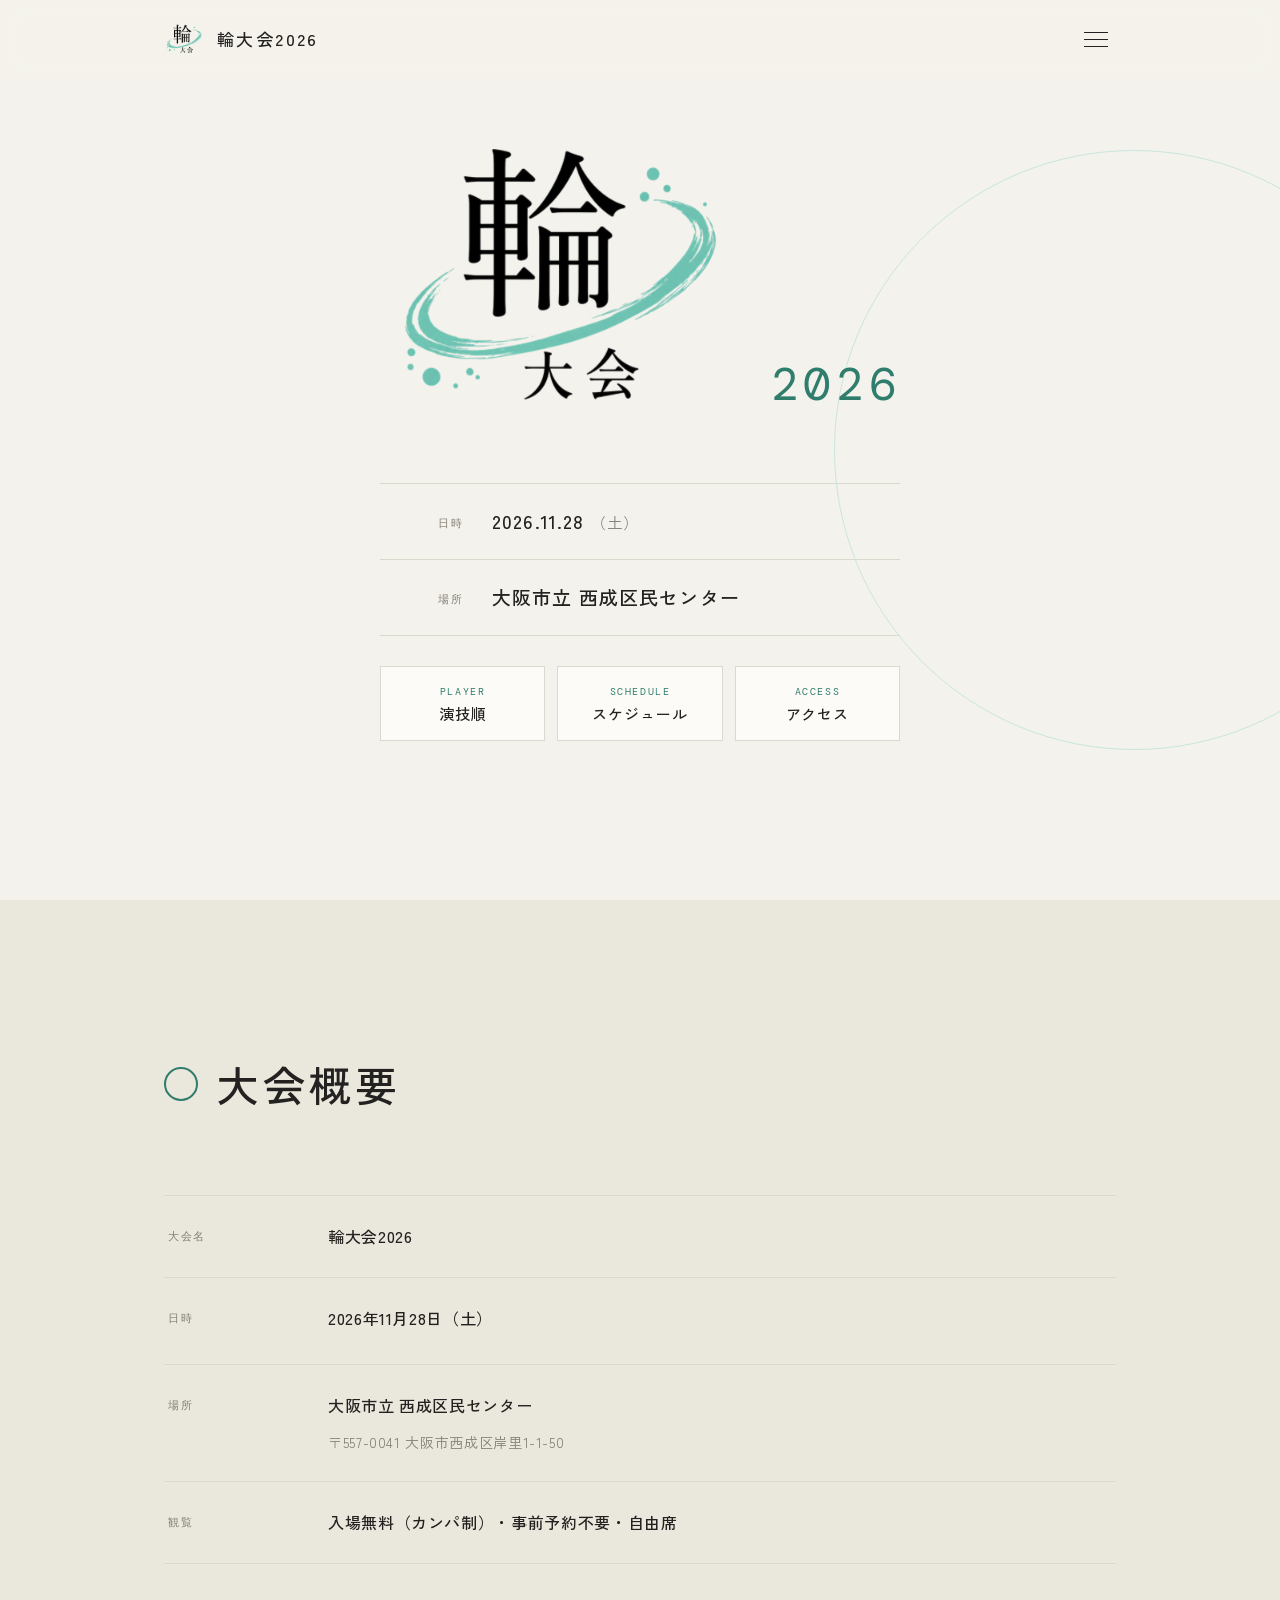
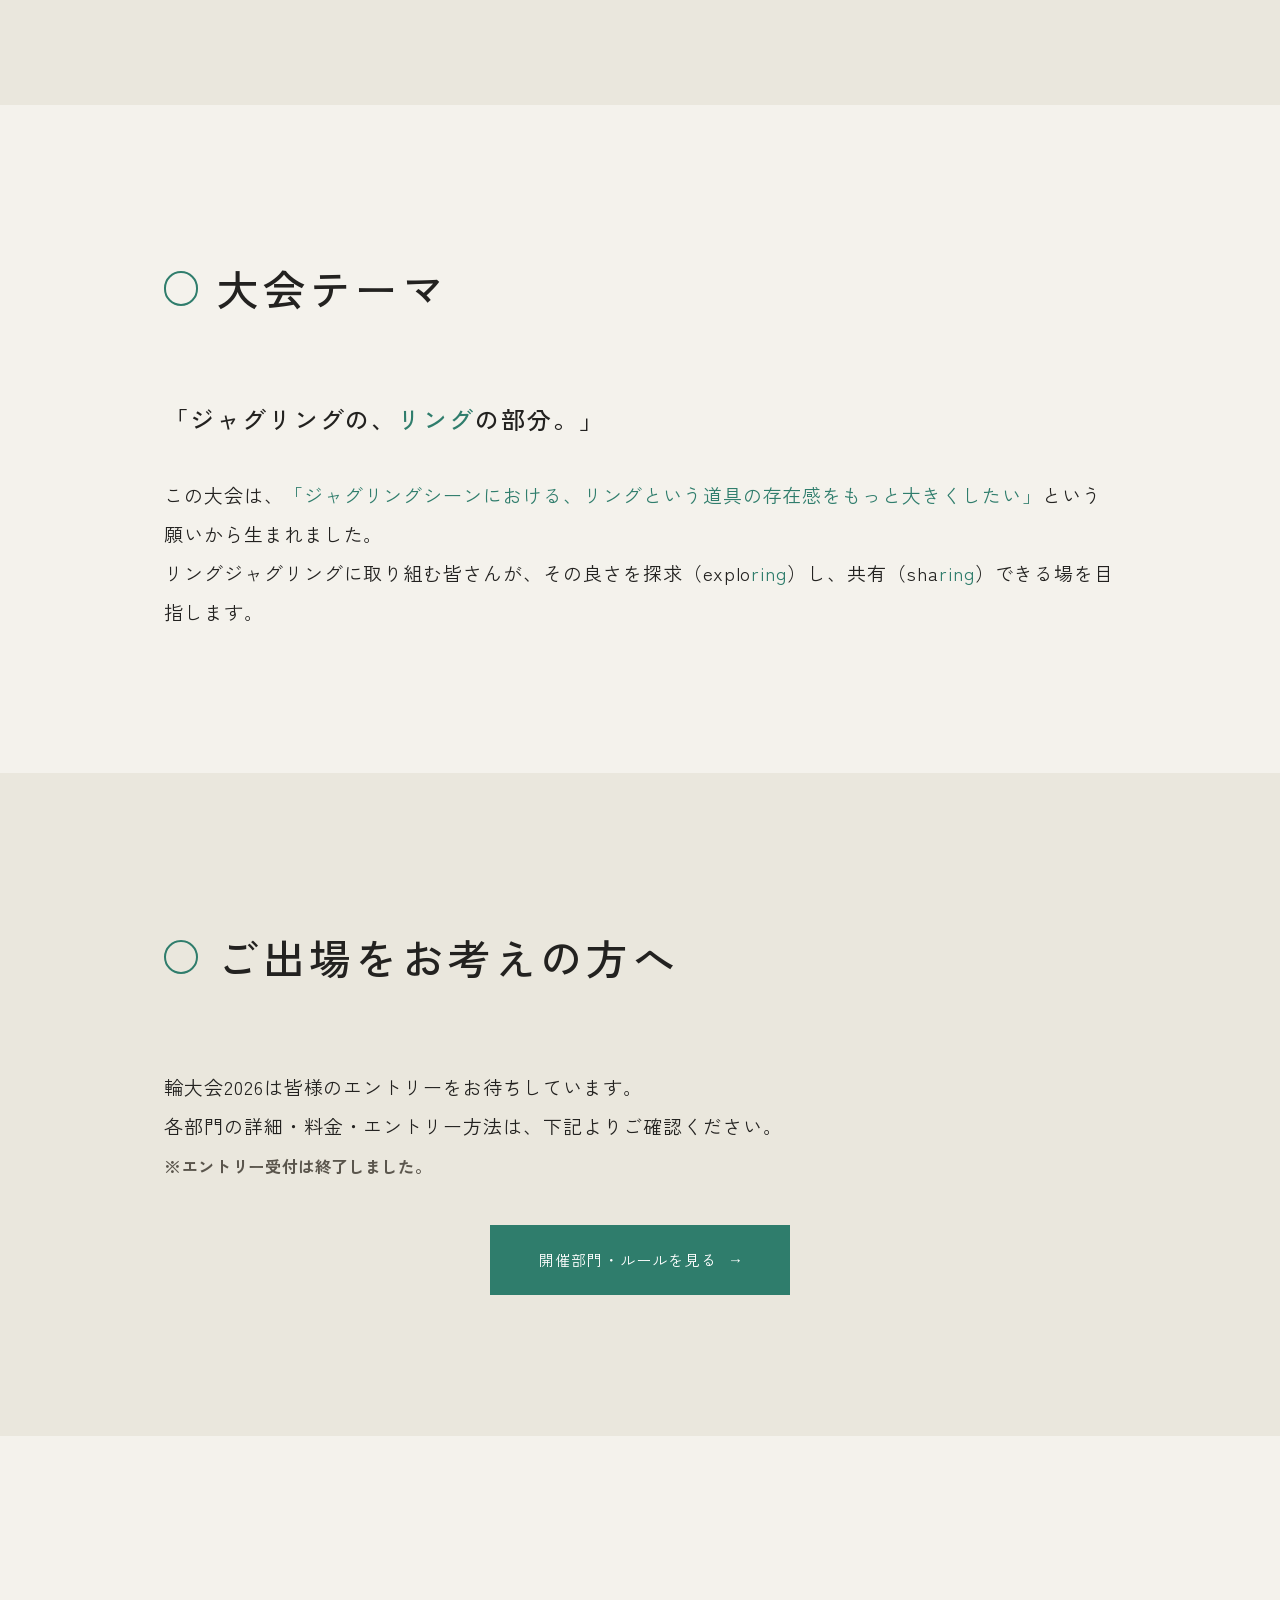
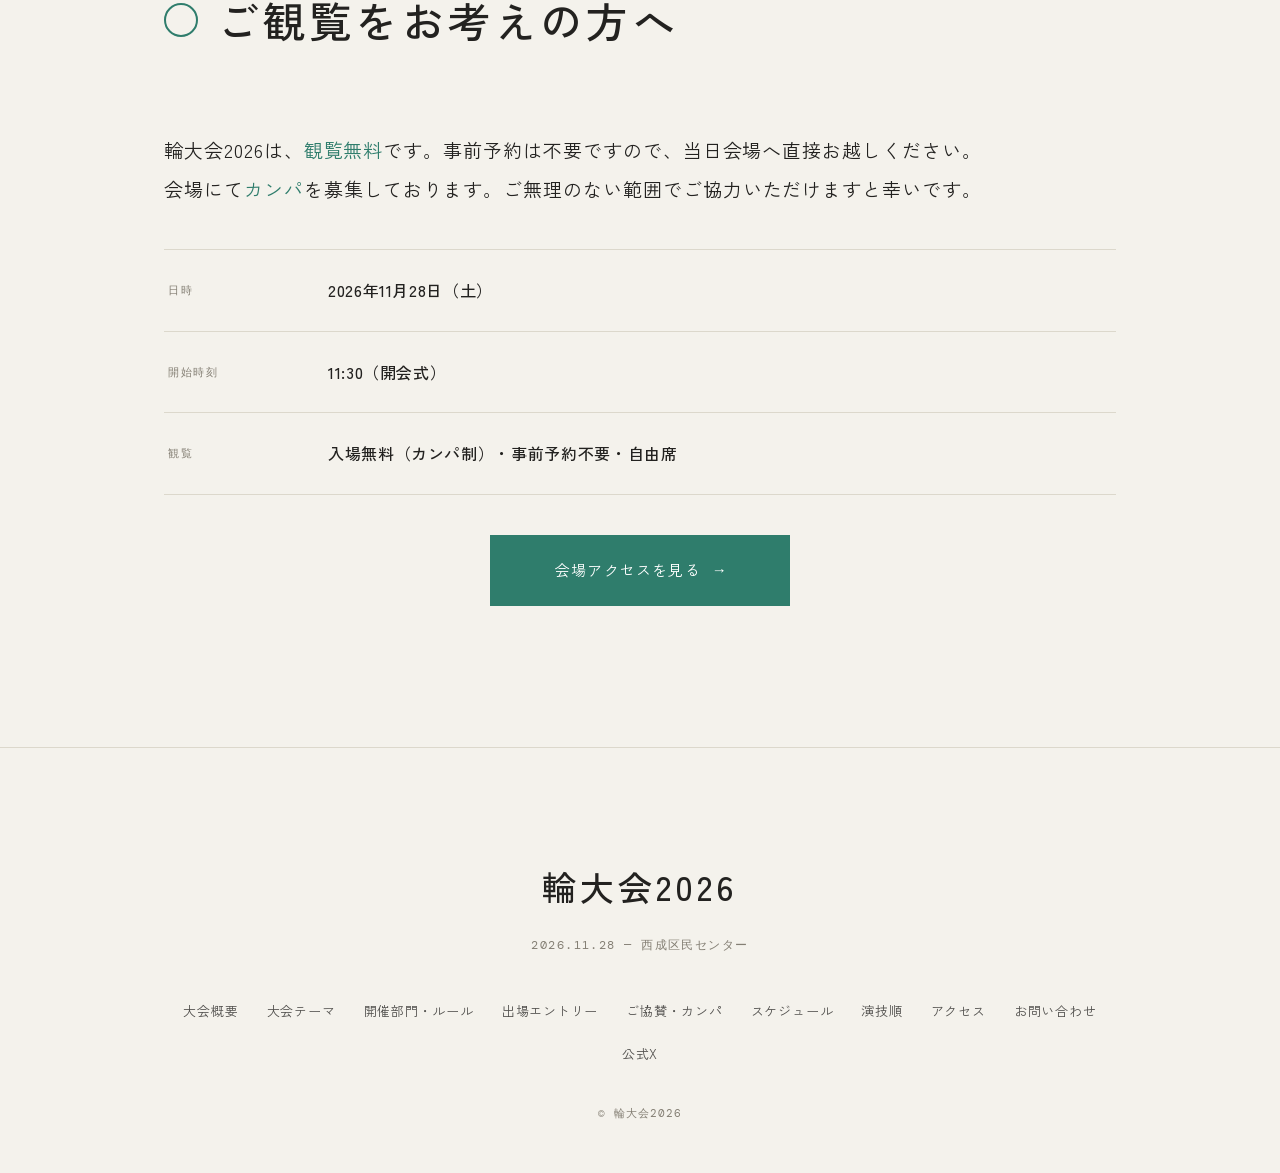
<file: index.html>
<!DOCTYPE html>
<html lang="ja">
<head>
<meta charset="UTF-8">
<meta name="viewport" content="width=device-width, initial-scale=1.0">
<title>輪大会2026</title>
<meta name="description" content="輪大会2026 公式サイト。ジャグリングの、リングの部分。ジャグリングの大会情報・エントリー・会場アクセスをご案内します。">

<!-- フォント: 本文・見出し=Zen Kaku Gothic New（軽量で静かに）/ ラベル=DM Mono -->
<link rel="preconnect" href="https://fonts.googleapis.com">
<link rel="preconnect" href="https://fonts.gstatic.com" crossorigin>
<link href="https://fonts.googleapis.com/css2?family=DM+Mono:wght@400&family=Zen+Kaku+Gothic+New:wght@300;400;500;700&display=swap" rel="stylesheet">
<link rel="icon" href="favicon.png" type="image/png">
<link rel="stylesheet" href="style.css?v=20261109">
</head>
<body>

<!-- ===================== HEADER ===================== -->
<header id="header">
  <div class="container nav">
    <a href="#top" class="brand" aria-label="輪大会2026 トップへ">
      <img src="logo.png" class="mark" alt="">
      <span class="txt"><span class="ja">輪大会2026</span></span>
    </a>
<nav class="nav-links" id="menu">
      <a href="index.html">トップ</a>
      <a href="rule.html">開催部門・ルール</a>
      <a href="entry.html">出場エントリー</a>
      <a href="sponsor.html">ご協賛・カンパ</a>
      <a href="schedule.html">スケジュール</a>
      <a href="player.html">演技順</a>
      <a href="access.html">アクセス</a>
      <a href="contact.html">お問い合わせ</a>
      <!-- 今後追加予定：
      <a href="about.html">運営について</a>
      -->
    </nav>
    <button class="burger" id="burger" aria-label="メニュー"><span></span><span></span><span></span></button>
  </div>
</header>

<!-- ===================== HERO ===================== -->
<section class="hero has-quick" id="top">
  <div class="ring-bg" aria-hidden="true"></div>
  <div class="container">
    <!--<p class="eyebrow label">Juggling Competition</p>-->
    <!-- ▼ ロゴ：実運用では src を "logo.png" に差し替え可（同階層に logo.png を配置）-->
    <h1 class="hero-logo"><img src="logo.png" alt="輪大会"><span class="yr">2026</span></h1>

    <div class="hero-meta">
      <div class="row"><div class="k">日時</div><div class="v">2026.11.28 <small>（土）</small></div></div>
      <div class="row"><div class="k">場所</div><div class="v">大阪市立 西成区民センター</div></div>
    </div>
    <!--<div class="hero-cta">
              <a href="https://forms.gle/NYh4pVaoZzmnYkBr7" target="_blank" rel="noopener" class="cta solid">エントリーはコチラ →
        </a>
    </div>-->

    <!-- ▼ 当日案内ボタン（ファーストビューに収まるよう3つ横並び）。並び順・文言はここで変更 ▼ -->
    <nav class="hero-quick" aria-label="当日のご案内">
      <a href="player.html"><span class="hq-sub">Player</span><span class="hq-label">演技順</span></a>
      <a href="schedule.html"><span class="hq-sub">Schedule</span><span class="hq-label">スケジュール</span></a>
      <a href="access.html"><span class="hq-sub">Access</span><span class="hq-label">アクセス</span></a>
    </nav>

  </div>
</section>

<!-- ===================== 大会概要 ===================== -->
<section id="about" class="alt">
  <div class="container">
    <div class="sec-head reveal"><h2>大会概要</h2></div>
    <div class="dtable reveal">
      <div class="tr"><div class="th">大会名</div><div class="td">輪大会2026</div></div>
      <div class="tr"><div class="th">日時</div><div class="td">2026年11月28日（土）<small></small></div></div>
      <div class="tr"><div class="th">場所</div><div class="td">大阪市立 西成区民センター<small>〒557-0041 大阪市西成区岸里1-1-50</small></div></div>
      <div class="tr"><div class="th">観覧</div><div class="td">入場無料（カンパ制）・事前予約不要・自由席</div></div>
    </div>
  </div>
</section>

<!-- ===================== 大会テーマ ===================== -->
<section id="whats">
  <div class="container about">
    <div class="sec-head reveal"><h2>大会テーマ</h2></div>
    <p class="big reveal">「ジャグリングの、<span class="hl">リング</span>の部分。」</p>
    <div class="reveal">
      <p>この大会は、<span class="hl">「ジャグリングシーンにおける、リングという道具の存在感をもっと大きくしたい」</span>という願いから生まれました。<br>リングジャグリングに取り組む皆さんが、その良さを探求（explo<span class="hl">ring</span>）し、共有（sha<span class="hl">ring</span>）できる場を目指します。</p>
    </div>
  </div>
</section>

<!-- ===================== ご出場をお考えの方へ ===================== -->
<section id="join" class="alt">
  <div class="container">
    <div class="sec-head reveal"><h2>ご出場をお考えの方へ</h2></div>
    <p class="lead reveal">輪大会2026は皆様のエントリーをお待ちしています。<br>各部門の詳細・料金・エントリー方法は、下記よりご確認ください。<br><span class="note strong">※エントリー受付は終了しました。</span><br></p>
    <div class="ctas reveal">
<a href="rule.html" class="cta">開催部門・ルールを見る <span class="ar">→</span></a>
      <!--<a href="entry.html" class="cta">出場エントリーへ進む <span class="ar">→</span></a>-->
    </div>
  </div>
</section>

<!-- ===================== ご観覧をお考えの方へ ===================== -->
<section id="watch">
  <div class="container">
    <div class="sec-head reveal"><h2>ご観覧をお考えの方へ</h2></div>
    <p class="lead reveal" style="margin-bottom:40px;">輪大会2026は、<span class="hl">観覧無料</span>です。事前予約は不要ですので、当日会場へ直接お越しください。<br>会場にて<span class="hl">カンパ</span>を募集しております。ご無理のない範囲でご協力いただけますと幸いです。<br></p>
    <div class="dtable reveal" >
      <div class="tr"><div class="th">日時</div><div class="td">2026年11月28日（土）</div></div>
      <div class="tr"><div class="th">開始時刻</div><div class="td">11:30（開会式）</div></div>
      <div class="tr"><div class="th">観覧</div><div class="td">入場無料（カンパ制）・事前予約不要・自由席</div></div>
    </div>
    <div class="ctas reveal" id="access">
<a href="access.html" class="cta">会場アクセスを見る <span class="ar">→</span></a>
    </div>
  </div>
</section>

<!-- ===================== FOOTER ===================== -->
<footer id="contact">
  <div class="container">
    <div class="foot-name">輪大会2026</div>
    <div class="foot-sub">2026.11.28 — 西成区民センター</div>
    <nav class="foot-links">
      <a href="#about">大会概要</a>
      <a href="#whats">大会テーマ</a>
      <a href="rule.html">開催部門・ルール</a>
      <a href="entry.html">出場エントリー</a>
      <a href="sponsor.html">ご協賛・カンパ</a>
      <a href="schedule.html">スケジュール</a>
      <a href="player.html">演技順</a>
      <a href="access.html">アクセス</a>
      <a href="contact.html">お問い合わせ</a>
      <a href="https://x.com/wataikai_ring" target="_blank" rel="noopener">公式X</a>
    </nav>
    <div class="copy">© 輪大会2026</div>
  </div>
</footer>

<script>
const header = document.getElementById('header');
addEventListener('scroll', () => header.classList.toggle('scrolled', scrollY > 10));
const burger = document.getElementById('burger');
const menu = document.getElementById('menu');
burger.addEventListener('click', () => { burger.classList.toggle('open'); menu.classList.toggle('open'); });
menu.querySelectorAll('a').forEach(a => a.addEventListener('click', () => { burger.classList.remove('open'); menu.classList.remove('open'); }));
const io = new IntersectionObserver((es)=>{es.forEach(e=>{if(e.isIntersecting){e.target.classList.add('in');io.unobserve(e.target);}})},{threshold:.12});
document.querySelectorAll('.reveal').forEach(el=>io.observe(el));
const links=[...document.querySelectorAll('.nav-links a:not(.entry)')];
const secs=[...document.querySelectorAll('section[id]')];
const spy=new IntersectionObserver((es)=>{es.forEach(e=>{if(e.isIntersecting){links.forEach(l=>l.classList.toggle('active',l.getAttribute('href')==='#'+e.target.id));}})},{rootMargin:'-45% 0px -50% 0px'});
secs.forEach(s=>spy.observe(s));
</script>
</body>
</html>
</file>
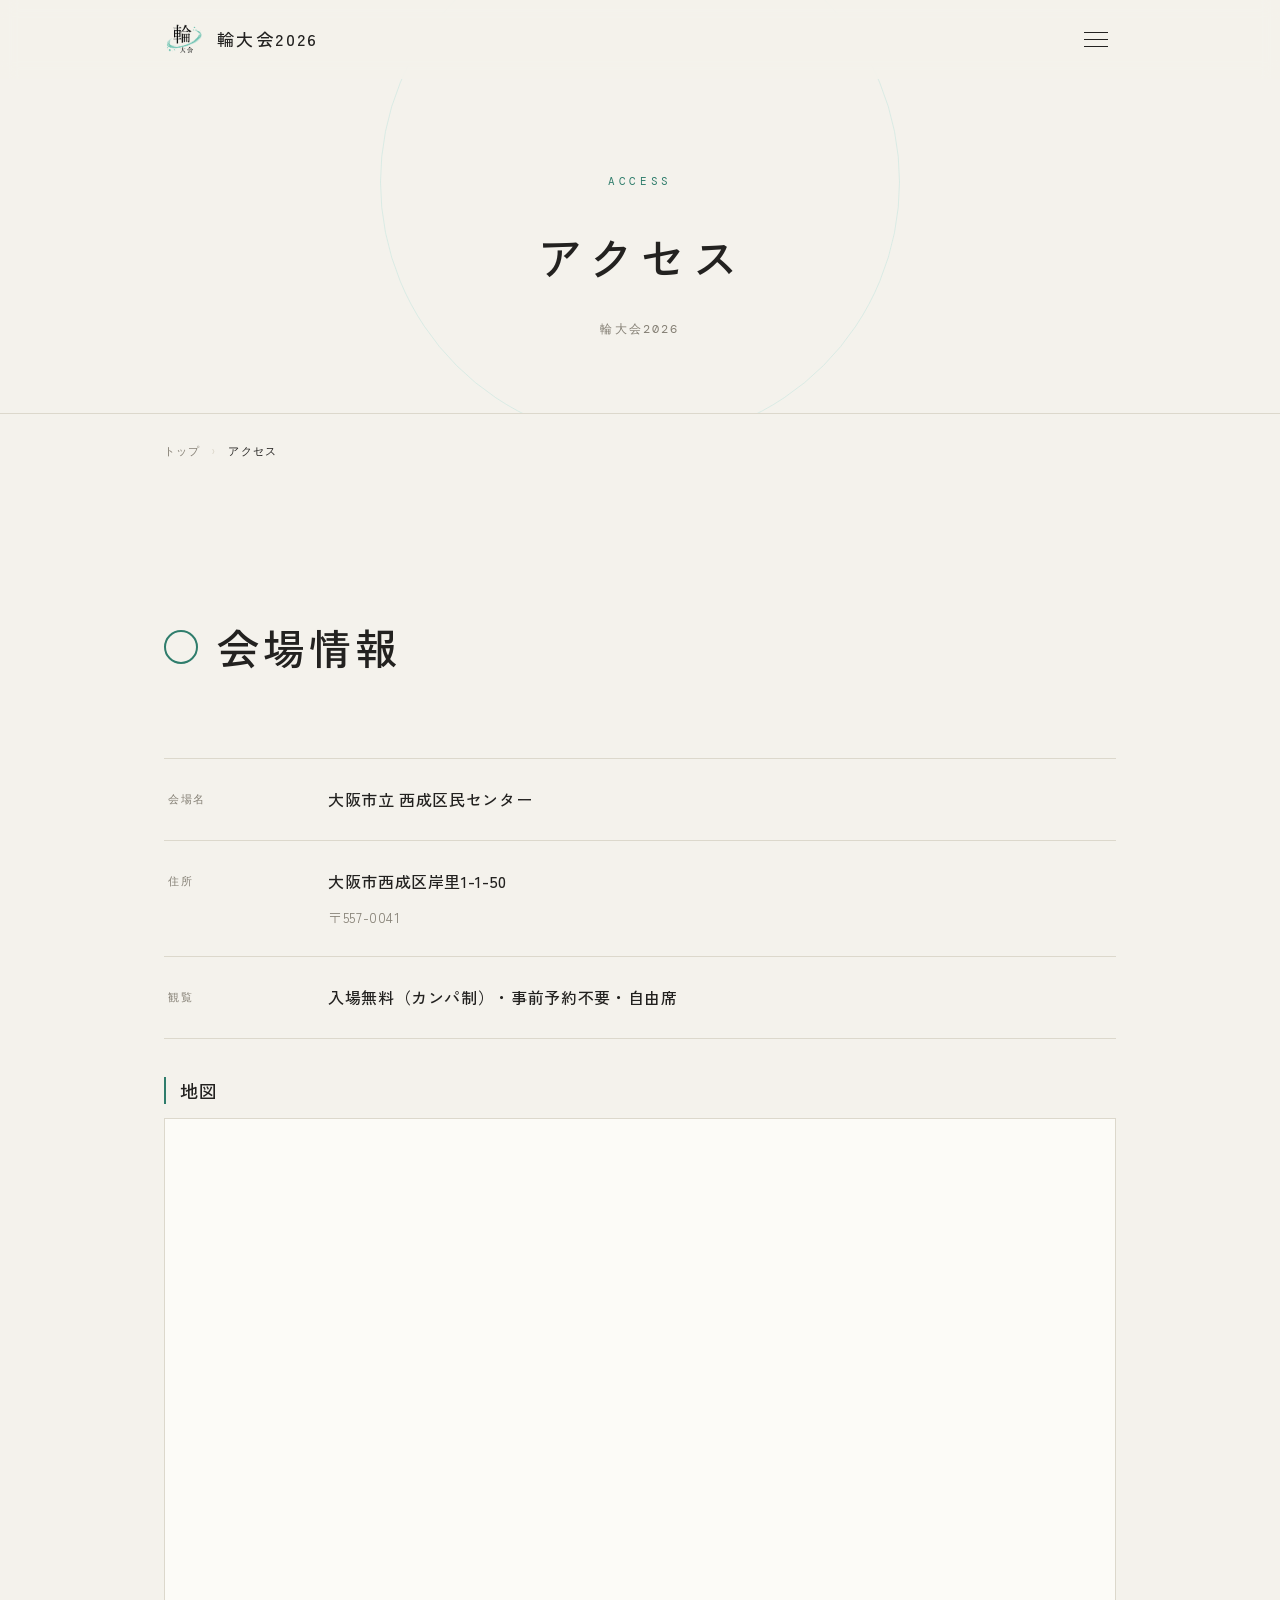
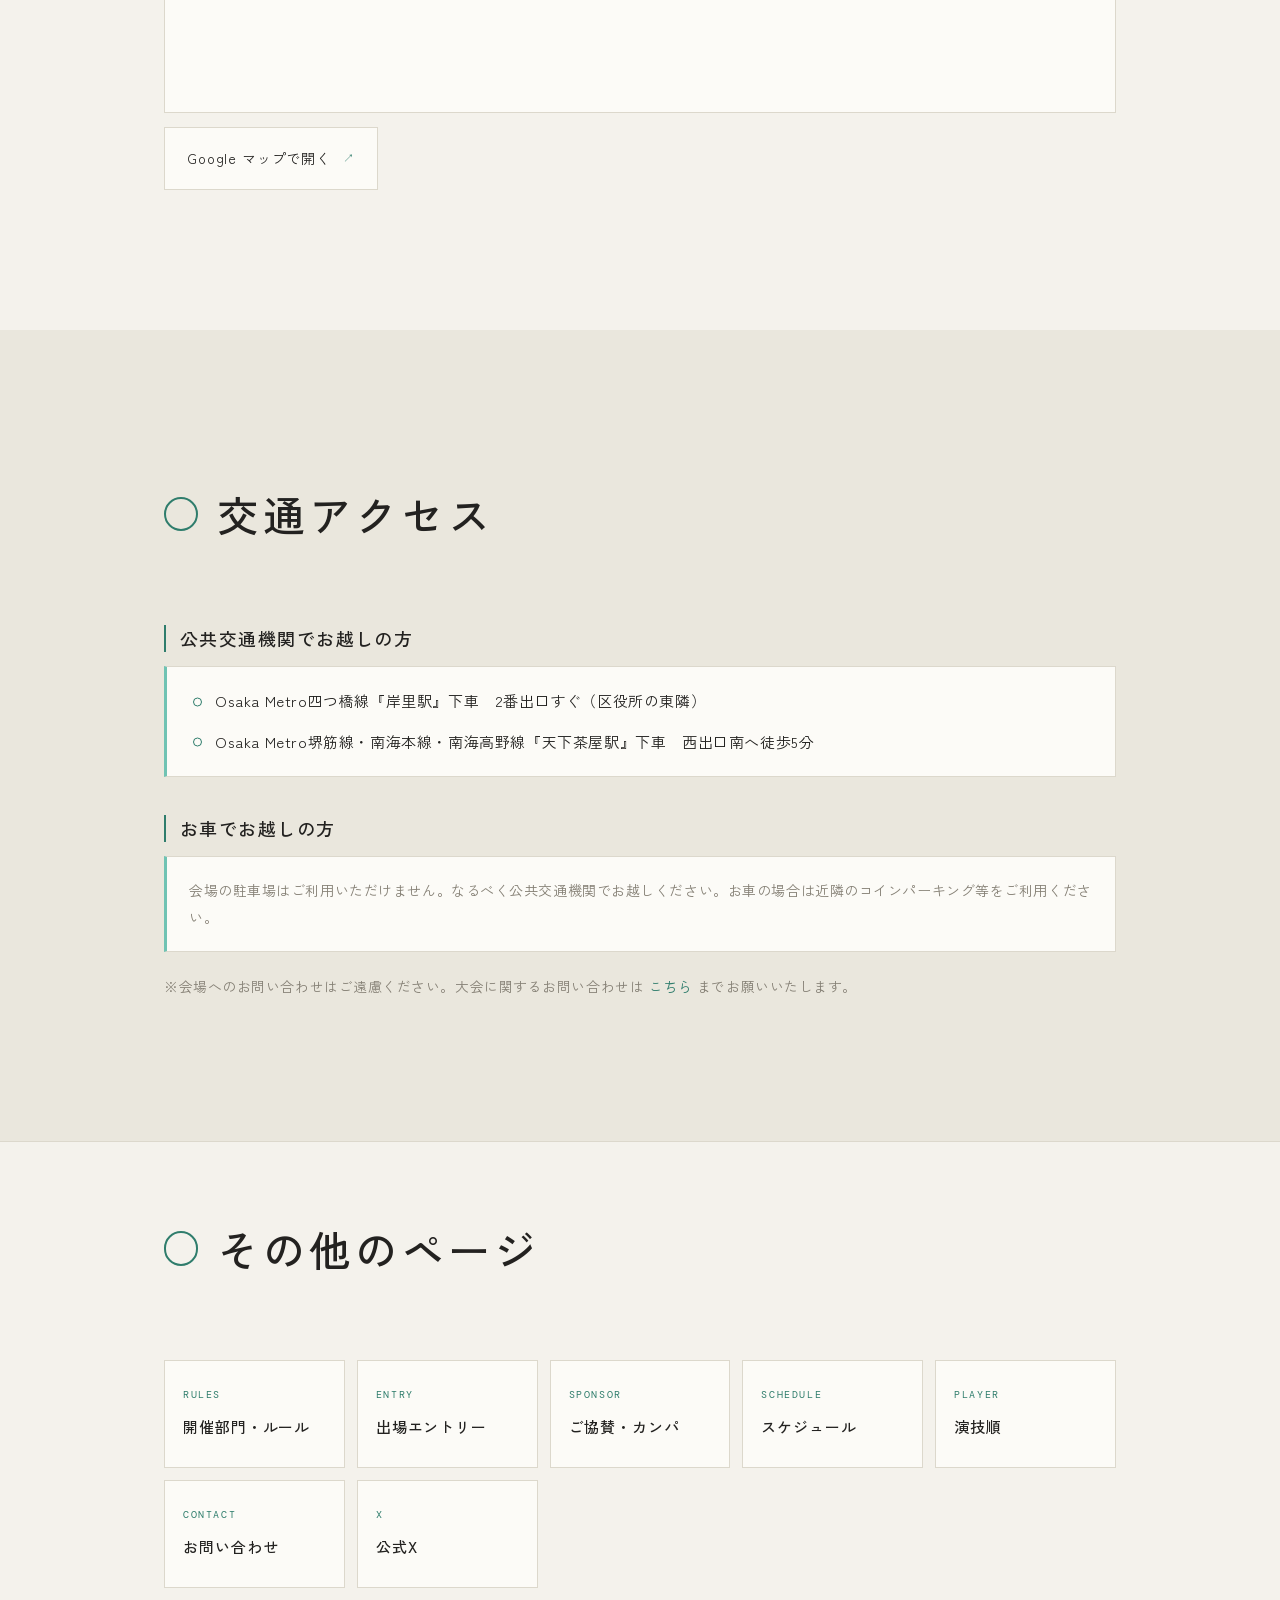
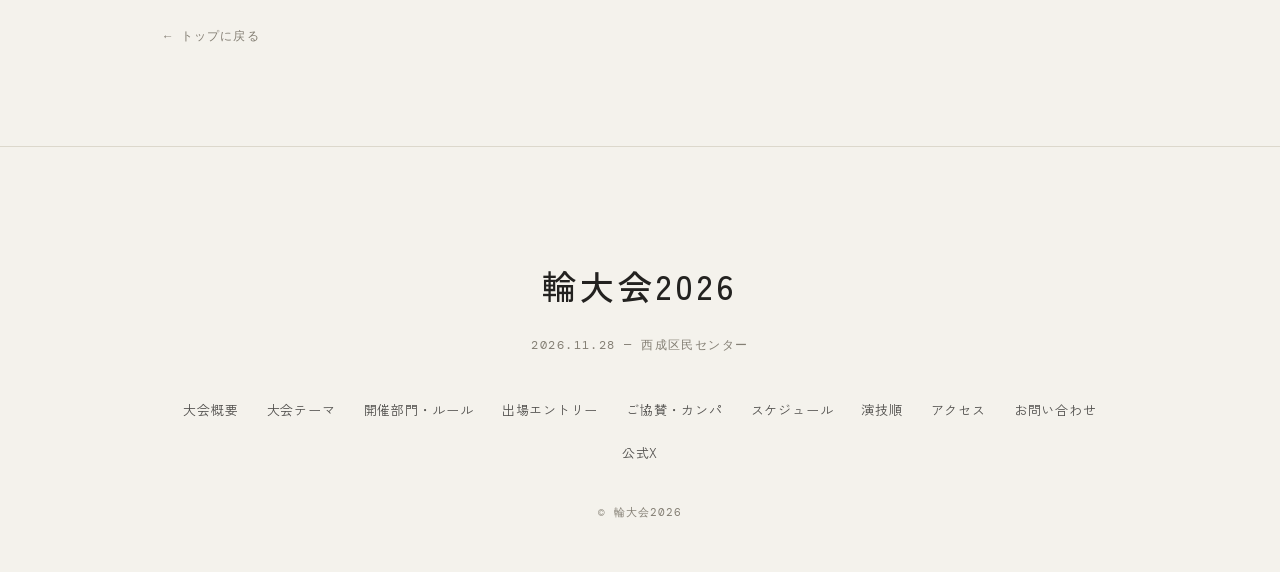
<file: access.html>
<!DOCTYPE html>
<html lang="ja">
<head>
<meta charset="UTF-8">
<meta name="viewport" content="width=device-width, initial-scale=1.0">
<title>アクセス | 輪大会2026</title>
<meta name="description" content="輪大会2026の会場アクセス。大阪市立 西成区民センターへの行き方をご案内します。">
<link rel="preconnect" href="https://fonts.googleapis.com">
<link rel="preconnect" href="https://fonts.gstatic.com" crossorigin>
<link href="https://fonts.googleapis.com/css2?family=DM+Mono:wght@400&family=Zen+Kaku+Gothic+New:wght@300;400;500;700&display=swap" rel="stylesheet">
<link rel="icon" href="favicon.png" type="image/png">
<link rel="stylesheet" href="style.css?v=20261109">
</head>
<body>

<!-- ===================== HEADER ===================== -->
<header id="header">
  <div class="container nav">
    <a href="index.html" class="brand" aria-label="輪大会2026 トップへ">
      <img src="logo.png" class="mark" alt="">
      <span class="txt"><span class="ja">輪大会2026</span></span>
    </a>
    <nav class="nav-links" id="menu">
      <a href="index.html">トップ</a>
      <a href="rule.html">開催部門・ルール</a>
      <a href="entry.html">出場エントリー</a>
      <a href="sponsor.html">ご協賛・カンパ</a>
      <a href="schedule.html">スケジュール</a>
      <a href="player.html">演技順</a>
      <a href="access.html" class="active">アクセス</a>
      <a href="contact.html">お問い合わせ</a>
      <!-- 今後追加予定：
      <a href="about.html">運営について</a>
      -->
    </nav>
    <button class="burger" id="burger" aria-label="メニュー"><span></span><span></span><span></span></button>
  </div>
</header>

<!-- ===================== PAGE HERO ===================== -->
<section class="page-hero" id="top">
  <div class="ring-bg" aria-hidden="true"></div>
  <div class="container ph-inner">
    <p class="ph-kicker">Access</p>
    <h1 class="ph-title">アクセス</h1>
    <p class="ph-brand">輪大会2026</p>
  </div>
</section>

<!-- ===================== BREADCRUMB ===================== -->
<div class="container">
  <nav class="crumb" aria-label="パンくずリスト">
    <a href="index.html">トップ</a><span class="sep">›</span><span class="cur">アクセス</span>
  </nav>
</div>

<!-- ===================== 会場情報 ===================== -->
<section id="venue">
  <div class="container">
    <div class="sec-head reveal"><h2>会場情報</h2></div>
    <div class="dtable reveal">
      <div class="tr"><div class="th">会場名</div><div class="td">大阪市立 西成区民センター</div></div>
      <div class="tr"><div class="th">住所</div><div class="td">大阪市西成区岸里1-1-50<small>〒557-0041</small></div></div>
      <div class="tr"><div class="th">観覧</div><div class="td">入場無料（カンパ制）・事前予約不要・自由席</div></div>
    </div>

    <h3 class="subh reveal">地図</h3>
    <div class="map-embed reveal">
      <iframe
        src="https://maps.google.com/maps?q=%E5%A4%A7%E9%98%AA%E5%B8%82%E7%AB%8B%E8%A5%BF%E6%88%90%E5%8C%BA%E6%B0%91%E3%82%BB%E3%83%B3%E3%82%BF%E3%83%BC%20%E5%A4%A7%E9%98%AA%E5%B8%82%E8%A5%BF%E6%88%90%E5%8C%BA%E5%B2%B8%E9%87%8C1-1-50&z=16&output=embed"
        loading="lazy" referrerpolicy="no-referrer-when-downgrade"
        title="大阪市立 西成区民センターの地図"></iframe>
    </div>
    <div class="reveal">
      <a href="https://maps.google.com/?q=%E5%A4%A7%E9%98%AA%E5%B8%82%E7%AB%8B%E8%A5%BF%E6%88%90%E5%8C%BA%E6%B0%91%E3%82%BB%E3%83%B3%E3%82%BF%E3%83%BC%20%E5%A4%A7%E9%98%AA%E5%B8%82%E8%A5%BF%E6%88%90%E5%8C%BA%E5%B2%B8%E9%87%8C1-1-50"
         target="_blank" rel="noopener" class="map-link">
        <span>Google マップで開く</span><span class="ext">↗</span>
      </a>
    </div>
  </div>
</section>

<!-- ===================== 交通アクセス ===================== -->
<section class="alt" id="transport">
  <div class="container">
    <div class="sec-head reveal"><h2>交通アクセス</h2></div>

    <h3 class="subh reveal">公共交通機関でお越しの方</h3>
    <div class="callout reveal">
      <ul>
        <li>Osaka Metro四つ橋線『岸里駅』下車　2番出口すぐ（区役所の東隣）</li>
        <li>Osaka Metro堺筋線・南海本線・南海高野線『天下茶屋駅』下車　西出口南へ徒歩5分</li>
      </ul>
    </div>

    <h3 class="subh reveal">お車でお越しの方</h3>
    <div class="callout reveal">会場の駐車場はご利用いただけません。なるべく公共交通機関でお越しください。お車の場合は近隣のコインパーキング等をご利用ください。</div>

    <p class="note reveal" style="margin-top:20px;">※会場へのお問い合わせはご遠慮ください。大会に関するお問い合わせは <a href="contact.html" style="color:var(--accent-d);">こちら</a> までお願いいたします。</p>
  </div>
</section>

<!-- ===================== その他のページ ===================== -->
<section class="related" style="padding-bottom:clamp(56px,8vw,96px);">
  <div class="container">
    <div class="sec-head reveal"><h2>その他のページ</h2></div>
    <div class="rel-grid reveal">
      <a href="rule.html"    class="rel-btn"><span class="rel-sub">Rules</span><span class="rel-label">開催部門・ルール</span></a>
      <a href="entry.html"   class="rel-btn"><span class="rel-sub">Entry</span><span class="rel-label">出場エントリー</span></a>
      <a href="sponsor.html" class="rel-btn"><span class="rel-sub">Sponsor</span><span class="rel-label">ご協賛・カンパ</span></a>
      <a href="schedule.html" class="rel-btn"><span class="rel-sub">Schedule</span><span class="rel-label">スケジュール</span></a>
      <a href="player.html"  class="rel-btn"><span class="rel-sub">Player</span><span class="rel-label">演技順</span></a>
      <a href="contact.html" class="rel-btn"><span class="rel-sub">Contact</span><span class="rel-label">お問い合わせ</span></a>
      <a href="https://x.com/wataikai_ring" target="_blank" rel="noopener" class="rel-btn"><span class="rel-sub">X</span><span class="rel-label">公式X</span></a>
    </div>
    <a href="index.html" class="home-link reveal">← トップに戻る</a>
  </div>
</section>

<!-- ===================== FOOTER ===================== -->
<footer id="contact">
  <div class="container">
    <div class="foot-name">輪大会2026</div>
    <div class="foot-sub">2026.11.28 — 西成区民センター</div>
    <nav class="foot-links">
      <a href="index.html#about">大会概要</a>
      <a href="index.html#whats">大会テーマ</a>
      <a href="rule.html">開催部門・ルール</a>
      <a href="entry.html">出場エントリー</a>
      <a href="sponsor.html">ご協賛・カンパ</a>
      <a href="schedule.html">スケジュール</a>
      <a href="player.html">演技順</a>
      <a href="access.html">アクセス</a>
      <a href="contact.html">お問い合わせ</a>
      <a href="https://x.com/wataikai_ring" target="_blank" rel="noopener">公式X</a>
    </nav>
    <div class="copy">© 輪大会2026</div>
  </div>
</footer>

<script>
const header = document.getElementById('header');
addEventListener('scroll', () => header.classList.toggle('scrolled', scrollY > 10));
const burger = document.getElementById('burger');
const menu = document.getElementById('menu');
burger.addEventListener('click', () => { burger.classList.toggle('open'); menu.classList.toggle('open'); });
menu.querySelectorAll('a').forEach(a => a.addEventListener('click', () => { burger.classList.remove('open'); menu.classList.remove('open'); }));
const io = new IntersectionObserver((es)=>{es.forEach(e=>{if(e.isIntersecting){e.target.classList.add('in');io.unobserve(e.target);}})},{threshold:.12});
document.querySelectorAll('.reveal').forEach(el=>io.observe(el));
</script>
</body>
</html>
</file>
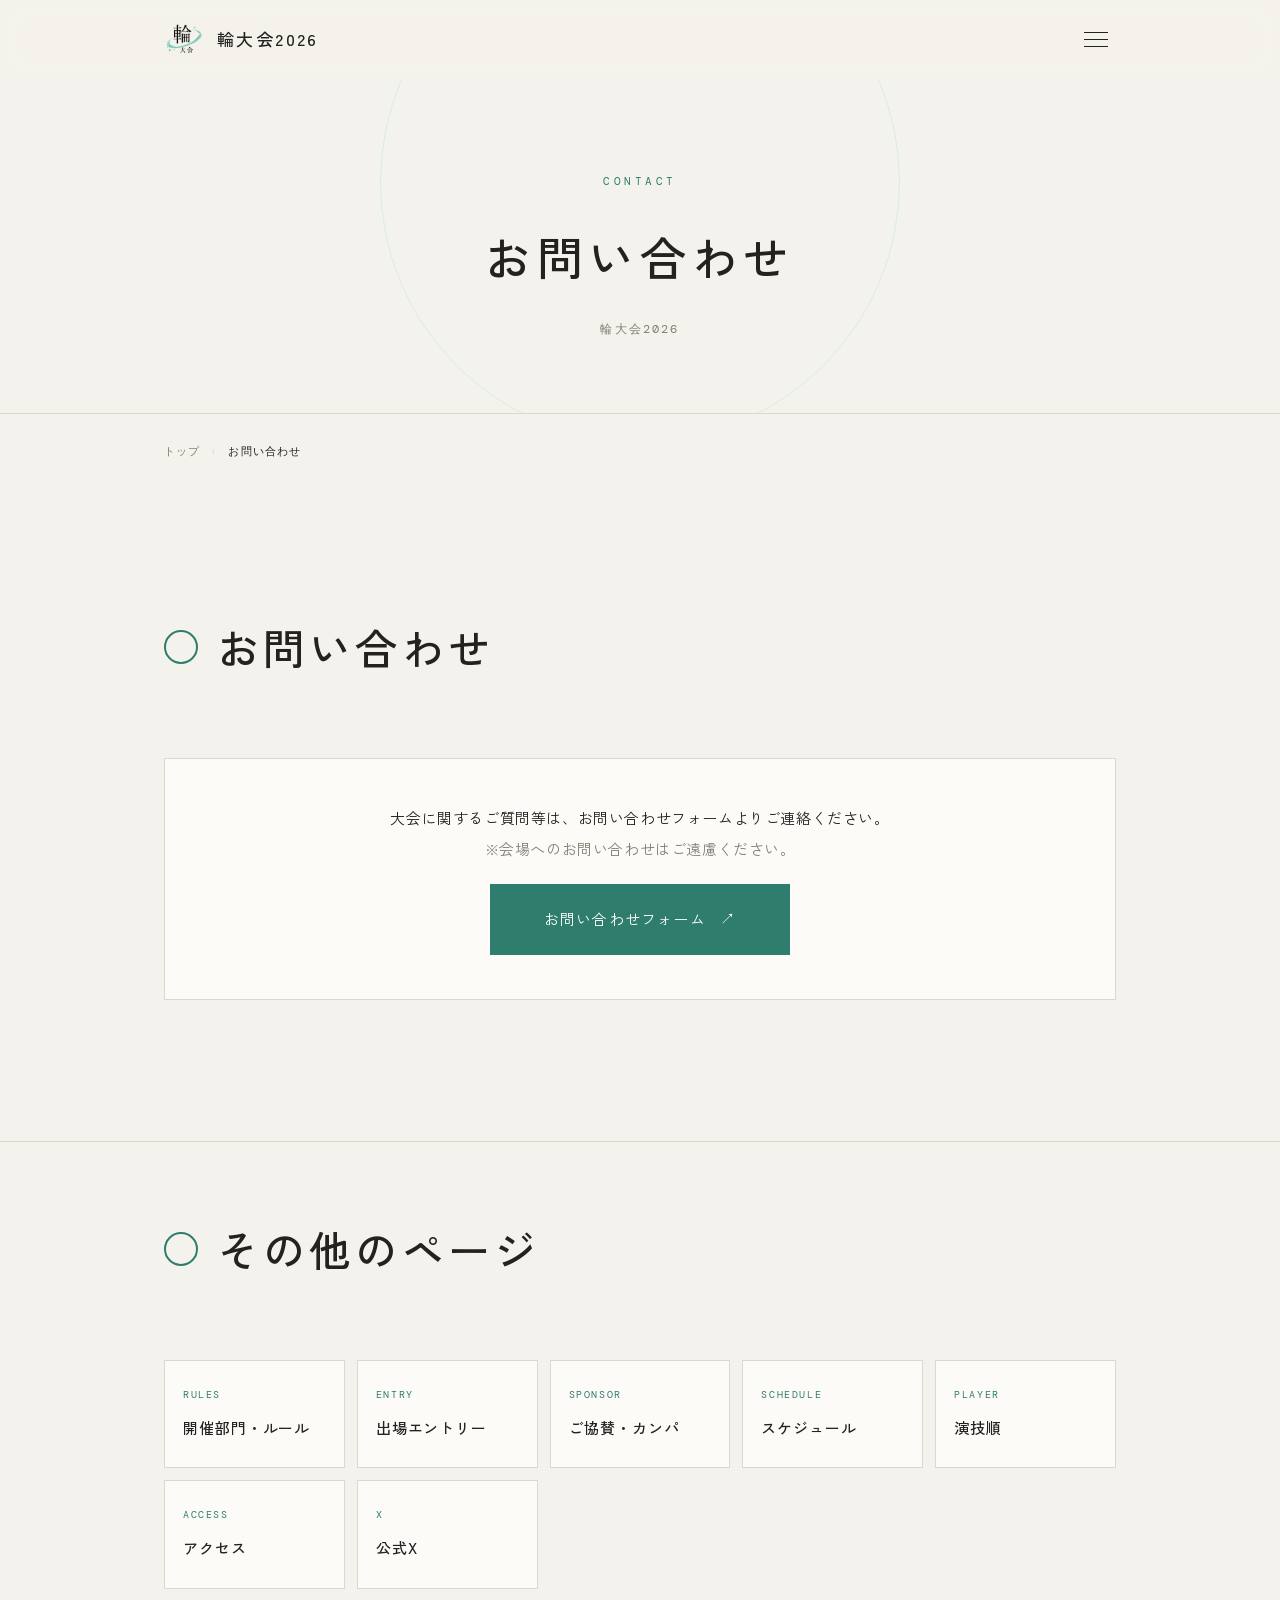
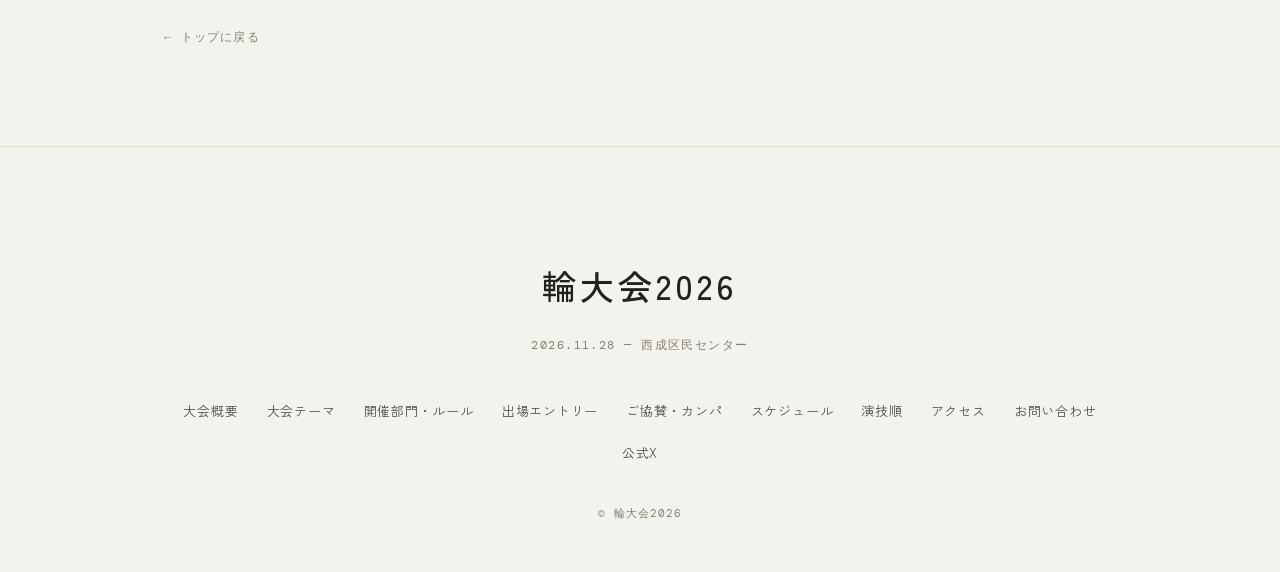
<file: contact.html>
<!DOCTYPE html>
<html lang="ja">
<head>
<meta charset="UTF-8">
<meta name="viewport" content="width=device-width, initial-scale=1.0">
<title>お問い合わせ | 輪大会2026</title>
<meta name="description" content="輪大会2026に関するお問い合わせはこちらから。">
<link rel="preconnect" href="https://fonts.googleapis.com">
<link rel="preconnect" href="https://fonts.gstatic.com" crossorigin>
<link href="https://fonts.googleapis.com/css2?family=DM+Mono:wght@400&family=Zen+Kaku+Gothic+New:wght@300;400;500;700&display=swap" rel="stylesheet">
<link rel="icon" href="favicon.png" type="image/png">
<link rel="stylesheet" href="style.css?v=20261109">
</head>
<body>

<!-- ===================== HEADER ===================== -->
<header id="header">
  <div class="container nav">
    <a href="index.html" class="brand" aria-label="輪大会2026 トップへ">
      <img src="logo.png" class="mark" alt="">
      <span class="txt"><span class="ja">輪大会2026</span></span>
    </a>
    <nav class="nav-links" id="menu">
      <a href="index.html">トップ</a>
      <a href="rule.html">開催部門・ルール</a>
      <a href="entry.html">出場エントリー</a>
      <a href="sponsor.html">ご協賛・カンパ</a>
      <a href="schedule.html">スケジュール</a>
      <a href="player.html">演技順</a>
      <a href="access.html">アクセス</a>
      <a href="contact.html" class="active">お問い合わせ</a>
      <!-- 今後追加予定：
      <a href="about.html">運営について</a>
      -->
    </nav>
    <button class="burger" id="burger" aria-label="メニュー"><span></span><span></span><span></span></button>
  </div>
</header>

<!-- ===================== PAGE HERO ===================== -->
<section class="page-hero" id="top">
  <div class="ring-bg" aria-hidden="true"></div>
  <div class="container ph-inner">
    <p class="ph-kicker">Contact</p>
    <h1 class="ph-title">お問い合わせ</h1>
    <p class="ph-brand">輪大会2026</p>
  </div>
</section>

<!-- ===================== BREADCRUMB ===================== -->
<div class="container">
  <nav class="crumb" aria-label="パンくずリスト">
    <a href="index.html">トップ</a><span class="sep">›</span><span class="cur">お問い合わせ</span>
  </nav>
</div>

<!-- ===================== お問い合わせ ===================== -->
<section id="contact-main">
  <div class="container">
    <div class="sec-head reveal"><h2>お問い合わせ</h2></div>
    <div class="contact-box reveal">
      <p>大会に関するご質問等は、お問い合わせフォームよりご連絡ください。</p>
      <p class="note">※会場へのお問い合わせはご遠慮ください。</p>
      <div class="ctas">
        <a href="https://forms.gle/hemjBYe7wNurnLew6" target="_blank" rel="noopener" class="cta">お問い合わせフォーム<span class="ar">↗</span></a>
      </div>
    </div>
  </div>
</section>

<!-- ===================== その他のページ ===================== -->
<section class="related" style="padding-bottom:clamp(56px,8vw,96px);">
  <div class="container">
    <div class="sec-head reveal"><h2>その他のページ</h2></div>
    <div class="rel-grid reveal">
      <a href="rule.html"    class="rel-btn"><span class="rel-sub">Rules</span><span class="rel-label">開催部門・ルール</span></a>
      <a href="entry.html"   class="rel-btn"><span class="rel-sub">Entry</span><span class="rel-label">出場エントリー</span></a>
      <a href="sponsor.html" class="rel-btn"><span class="rel-sub">Sponsor</span><span class="rel-label">ご協賛・カンパ</span></a>
      <a href="schedule.html" class="rel-btn"><span class="rel-sub">Schedule</span><span class="rel-label">スケジュール</span></a>
      <a href="player.html"  class="rel-btn"><span class="rel-sub">Player</span><span class="rel-label">演技順</span></a>
      <a href="access.html"  class="rel-btn"><span class="rel-sub">Access</span><span class="rel-label">アクセス</span></a>
      <a href="https://x.com/wataikai_ring" target="_blank" rel="noopener" class="rel-btn"><span class="rel-sub">X</span><span class="rel-label">公式X</span></a>
    </div>
    <a href="index.html" class="home-link reveal">← トップに戻る</a>
  </div>
</section>

<!-- ===================== FOOTER ===================== -->
<footer id="contact">
  <div class="container">
    <div class="foot-name">輪大会2026</div>
    <div class="foot-sub">2026.11.28 — 西成区民センター</div>
    <nav class="foot-links">
      <a href="index.html#about">大会概要</a>
      <a href="index.html#whats">大会テーマ</a>
      <a href="rule.html">開催部門・ルール</a>
      <a href="entry.html">出場エントリー</a>
      <a href="sponsor.html">ご協賛・カンパ</a>
      <a href="schedule.html">スケジュール</a>
      <a href="player.html">演技順</a>
      <a href="access.html">アクセス</a>
      <a href="contact.html">お問い合わせ</a>
      <a href="https://x.com/wataikai_ring" target="_blank" rel="noopener">公式X</a>
    </nav>
    <div class="copy">© 輪大会2026</div>
  </div>
</footer>

<script>
const header = document.getElementById('header');
addEventListener('scroll', () => header.classList.toggle('scrolled', scrollY > 10));
const burger = document.getElementById('burger');
const menu = document.getElementById('menu');
burger.addEventListener('click', () => { burger.classList.toggle('open'); menu.classList.toggle('open'); });
menu.querySelectorAll('a').forEach(a => a.addEventListener('click', () => { burger.classList.remove('open'); menu.classList.remove('open'); }));
const io = new IntersectionObserver((es)=>{es.forEach(e=>{if(e.isIntersecting){e.target.classList.add('in');io.unobserve(e.target);}})},{threshold:.12});
document.querySelectorAll('.reveal').forEach(el=>io.observe(el));
</script>
</body>
</html>
</file>
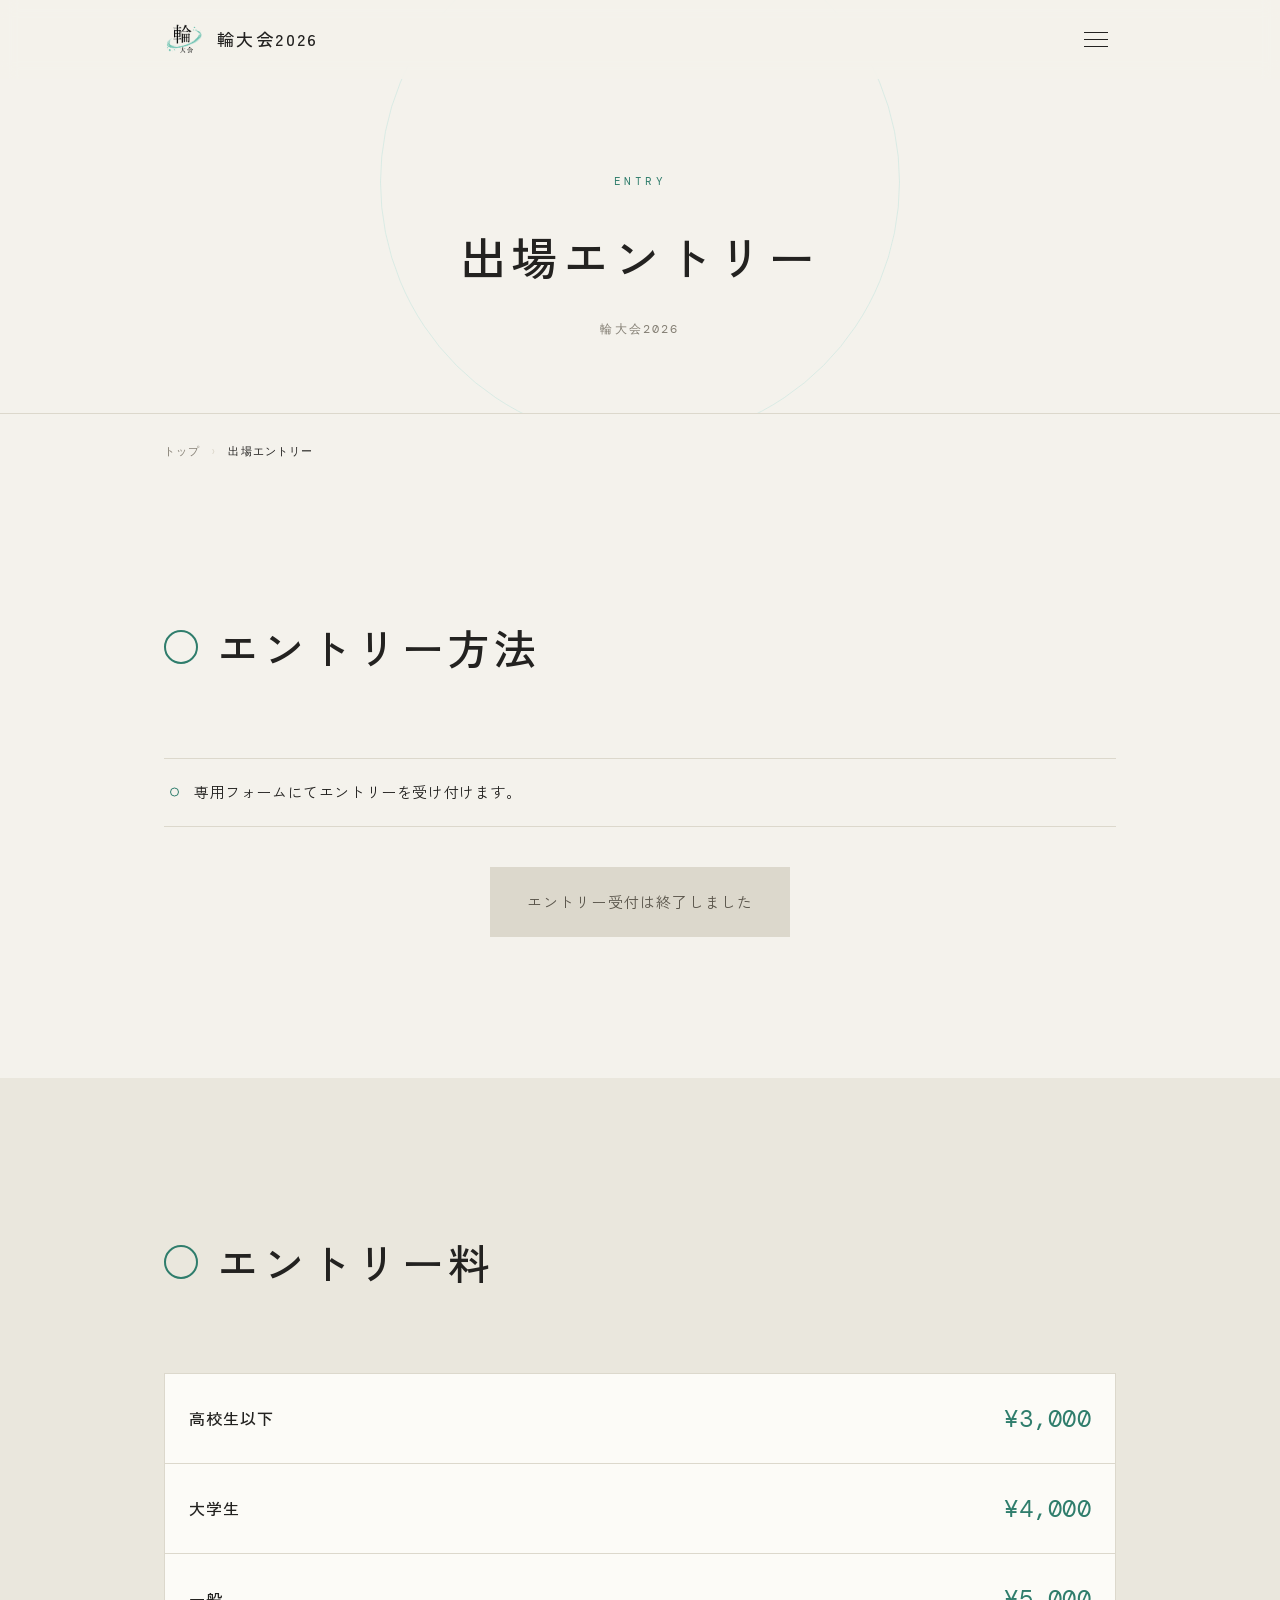
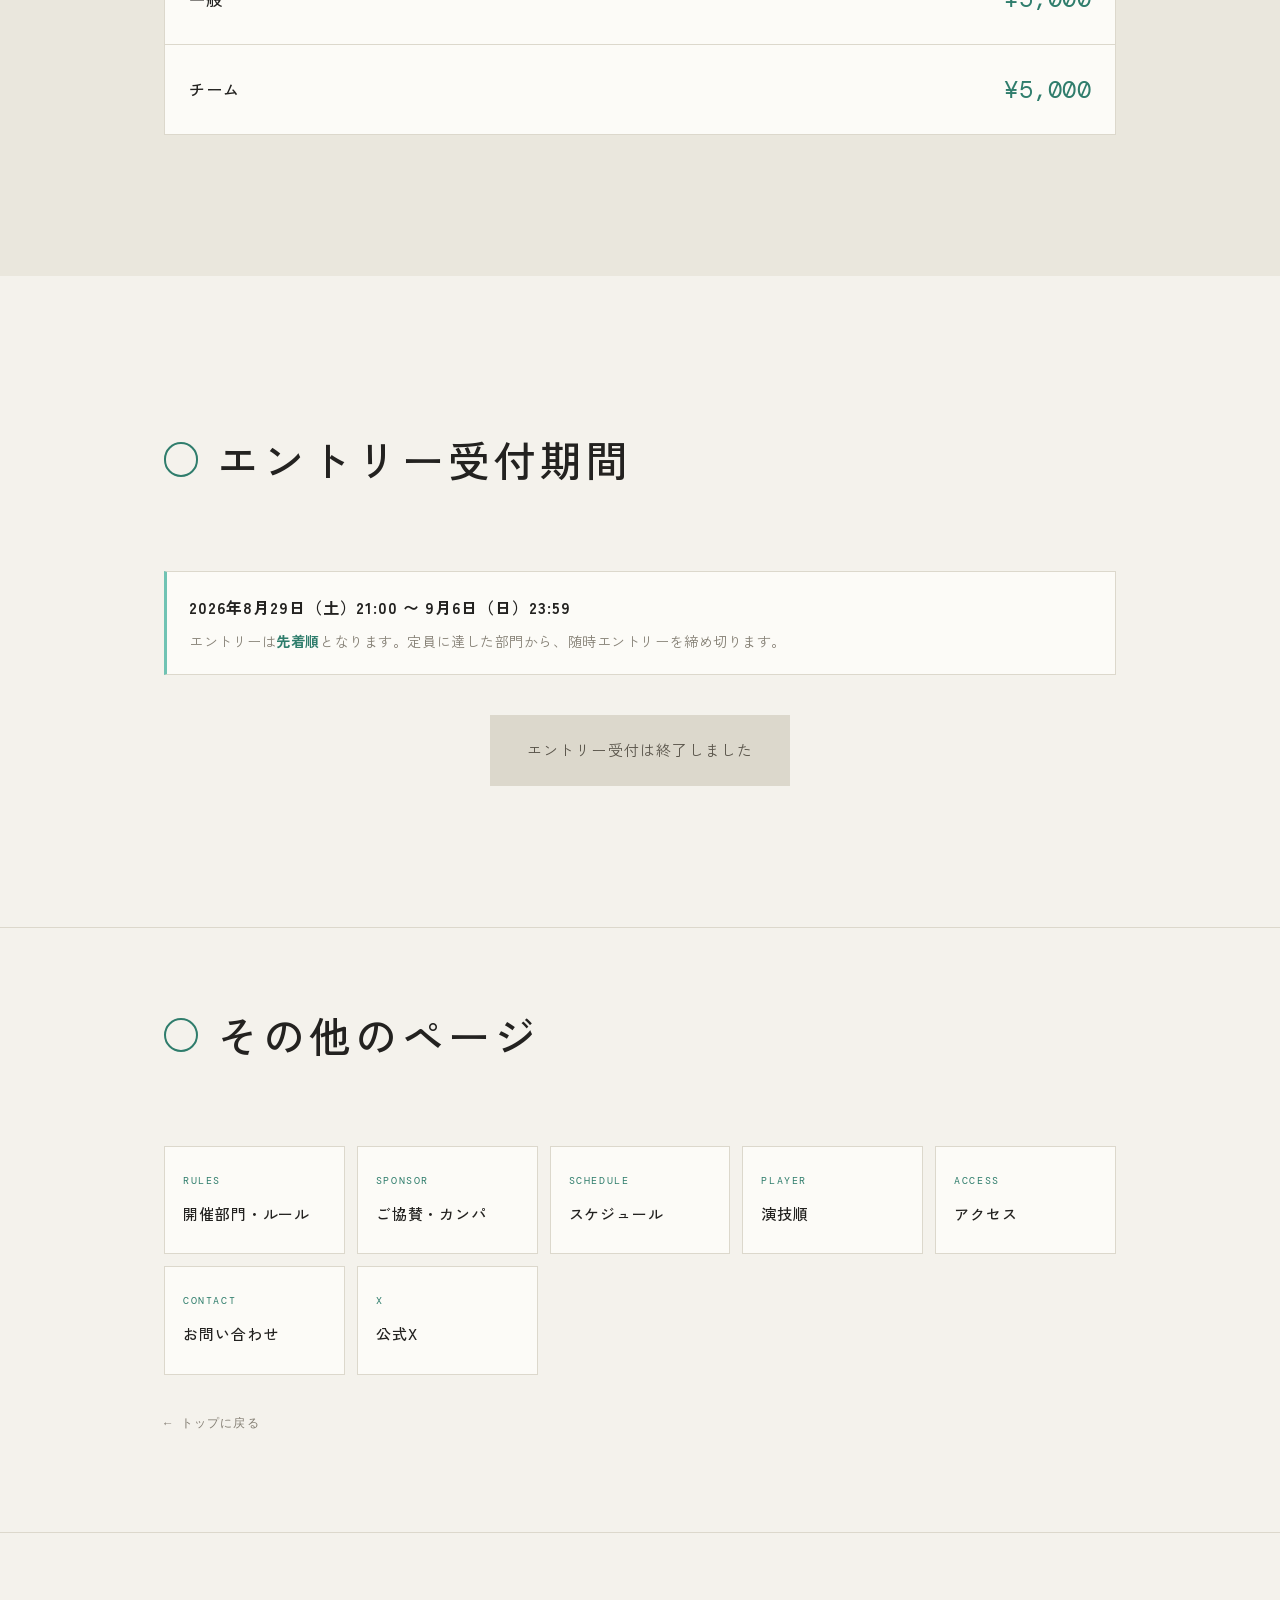
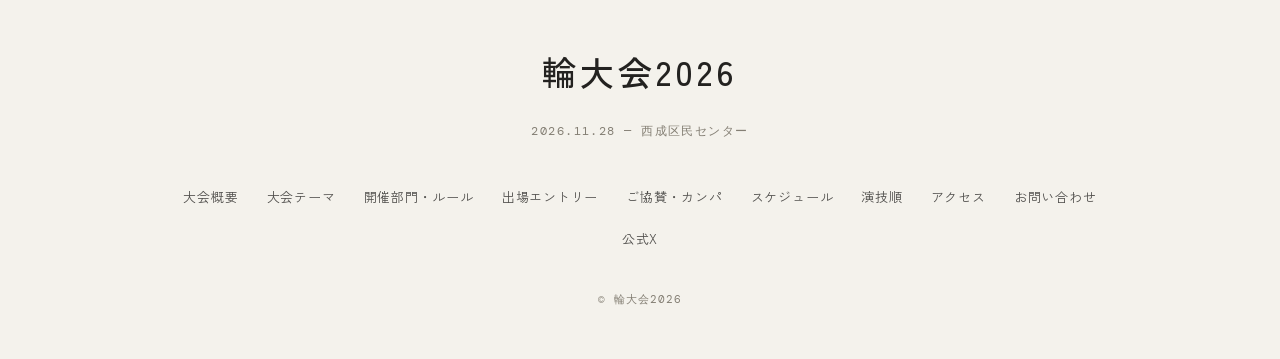
<file: entry.html>
<!DOCTYPE html>
<html lang="ja">
<head>
<meta charset="UTF-8">
<meta name="viewport" content="width=device-width, initial-scale=1.0">
<title>出場エントリー | 輪大会2026</title>
<meta name="description" content="輪大会2026の出場エントリー。エントリー方法・料金・受付期間をご案内します。">
<link rel="preconnect" href="https://fonts.googleapis.com">
<link rel="preconnect" href="https://fonts.gstatic.com" crossorigin>
<link href="https://fonts.googleapis.com/css2?family=DM+Mono:wght@400&family=Zen+Kaku+Gothic+New:wght@300;400;500;700&display=swap" rel="stylesheet">
<link rel="icon" href="favicon.png" type="image/png">
<link rel="stylesheet" href="style.css?v=20261109">
</head>
<body>

<!-- ===================== HEADER ===================== -->
<header id="header">
  <div class="container nav">
    <a href="index.html" class="brand" aria-label="輪大会2026 トップへ">
      <img src="logo.png" class="mark" alt="">
      <span class="txt"><span class="ja">輪大会2026</span></span>
    </a>
    <nav class="nav-links" id="menu">
      <a href="index.html">トップ</a>
      <a href="rule.html">開催部門・ルール</a>
      <a href="entry.html" class="active">出場エントリー</a>
      <a href="sponsor.html">ご協賛・カンパ</a>
      <a href="schedule.html">スケジュール</a>
      <a href="player.html">演技順</a>
      <a href="access.html">アクセス</a>
      <a href="contact.html">お問い合わせ</a>
      <!-- 今後追加予定：
      <a href="about.html">運営について</a>
      -->
    </nav>
    <button class="burger" id="burger" aria-label="メニュー"><span></span><span></span><span></span></button>
  </div>
</header>

<!-- ===================== PAGE HERO ===================== -->
<section class="page-hero" id="top">
  <div class="ring-bg" aria-hidden="true"></div>
  <div class="container ph-inner">
    <p class="ph-kicker">Entry</p>
    <h1 class="ph-title">出場エントリー</h1>
    <p class="ph-brand">輪大会2026</p>
  </div>
</section>

<!-- ===================== BREADCRUMB ===================== -->
<div class="container">
  <nav class="crumb" aria-label="パンくずリスト">
    <a href="index.html">トップ</a><span class="sep">›</span><span class="cur">出場エントリー</span>
  </nav>
</div>

<!-- ===================== エントリー方法 ===================== -->
<section id="method">
  <div class="container">
    <div class="sec-head reveal"><h2>エントリー方法</h2></div>
    <ul class="rlist reveal">
      <li>専用フォームにてエントリーを受け付けます。</li>
    </ul>
    <!--<div class="reveal">
      <div class="ctas">
        <a href="https://forms.gle/NYh4pVaoZzmnYkBr7" target="_blank" rel="noopener" class="cta solid">エントリーはコチラ →
        </a>
      </div>-->
<div class="reveal">
  <div class="ctas">
    <span class="cta is-disabled" aria-disabled="true">エントリー受付は終了しました</span>
  </div>
</div>

      </div>
    </div>
  </div>
</section>

<!-- ===================== エントリー料 ===================== -->
<section class="alt" id="fee">
  <div class="container">
    <div class="sec-head reveal"><h2>エントリー料</h2></div>
    <div class="fee-grid reveal">
      <div class="fee-item"><span class="fee-div">高校生以下</span><span class="fee-price">¥3,000</span></div>
      <div class="fee-item"><span class="fee-div">大学生</span><span class="fee-price">¥4,000</span></div>
      <div class="fee-item"><span class="fee-div">一般</span><span class="fee-price">¥5,000</span></div>
      <div class="fee-item"><span class="fee-div">チーム</span><span class="fee-price">¥5,000</span></div>
    </div>
  </div>
</section>

<!-- ===================== エントリー受付期間 ===================== -->
<section id="period">
  <div class="container">
    <div class="sec-head reveal"><h2>エントリー受付期間</h2></div>
    <div class="callout reveal">
      <strong style="display:block;color:var(--ink);font-size:16px;letter-spacing:.06em;margin-bottom:6px;">2026年8月29日（土）21:00 〜 9月6日（日）23:59</strong>
      エントリーは<strong style="color:var(--accent-d);">先着順</strong>となります。定員に達した部門から、随時エントリーを締め切ります。
    </div>
    <!--<ul class="rlist reveal" style="margin-top:18px;">
      <li>受付開始は <a href="#" target="_blank" rel="noopener" style="color:var(--accent-d);">公式X</a> でもお知らせします。</li>
      <li>定員に達した部門は、期間内であってもエントリーを締め切る場合があります。お早めにエントリーください。</li>
    </ul>-->
    <!--<div class="reveal">
      <div class="ctas">
                <a href="https://forms.gle/NYh4pVaoZzmnYkBr7" target="_blank" rel="noopener" class="cta solid">エントリーはコチラ →
        </a>
      </div>-->
      <div class="reveal">
  <div class="ctas">
    <span class="cta is-disabled" aria-disabled="true">エントリー受付は終了しました</span>
  </div>
</div>

    </div>
  </div>
</section>

<!-- ===================== その他のページ ===================== -->
<section class="related" style="padding-bottom:clamp(56px,8vw,96px);">
  <div class="container">
    <div class="sec-head reveal"><h2>その他のページ</h2></div>
    <div class="rel-grid reveal">
      <a href="rule.html"    class="rel-btn"><span class="rel-sub">Rules</span><span class="rel-label">開催部門・ルール</span></a>
      <a href="sponsor.html" class="rel-btn"><span class="rel-sub">Sponsor</span><span class="rel-label">ご協賛・カンパ</span></a>
      <a href="schedule.html" class="rel-btn"><span class="rel-sub">Schedule</span><span class="rel-label">スケジュール</span></a>
      <a href="player.html"  class="rel-btn"><span class="rel-sub">Player</span><span class="rel-label">演技順</span></a>
      <a href="access.html"  class="rel-btn"><span class="rel-sub">Access</span><span class="rel-label">アクセス</span></a>
      <a href="contact.html" class="rel-btn"><span class="rel-sub">Contact</span><span class="rel-label">お問い合わせ</span></a>
      <a href="https://x.com/wataikai_ring" target="_blank" rel="noopener" class="rel-btn"><span class="rel-sub">X</span><span class="rel-label">公式X</span></a>
    </div>
    <a href="index.html" class="home-link reveal">← トップに戻る</a>
  </div>
</section>

<!-- ===================== FOOTER ===================== -->
<footer id="contact">
  <div class="container">
    <div class="foot-name">輪大会2026</div>
    <div class="foot-sub">2026.11.28 — 西成区民センター</div>
    <nav class="foot-links">
      <a href="index.html#about">大会概要</a>
      <a href="index.html#whats">大会テーマ</a>
      <a href="rule.html">開催部門・ルール</a>
      <a href="entry.html">出場エントリー</a>
      <a href="sponsor.html">ご協賛・カンパ</a>
      <a href="schedule.html">スケジュール</a>
      <a href="player.html">演技順</a>
      <a href="access.html">アクセス</a>
      <a href="contact.html">お問い合わせ</a>
      <a href="https://x.com/wataikai_ring" target="_blank" rel="noopener">公式X</a>
    </nav>
    <div class="copy">© 輪大会2026</div>
  </div>
</footer>

<script>
const header = document.getElementById('header');
addEventListener('scroll', () => header.classList.toggle('scrolled', scrollY > 10));
const burger = document.getElementById('burger');
const menu = document.getElementById('menu');
burger.addEventListener('click', () => { burger.classList.toggle('open'); menu.classList.toggle('open'); });
menu.querySelectorAll('a').forEach(a => a.addEventListener('click', () => { burger.classList.remove('open'); menu.classList.remove('open'); }));
const io = new IntersectionObserver((es)=>{es.forEach(e=>{if(e.isIntersecting){e.target.classList.add('in');io.unobserve(e.target);}})},{threshold:.12});
document.querySelectorAll('.reveal').forEach(el=>io.observe(el));
</script>
</body>
</html>
</file>
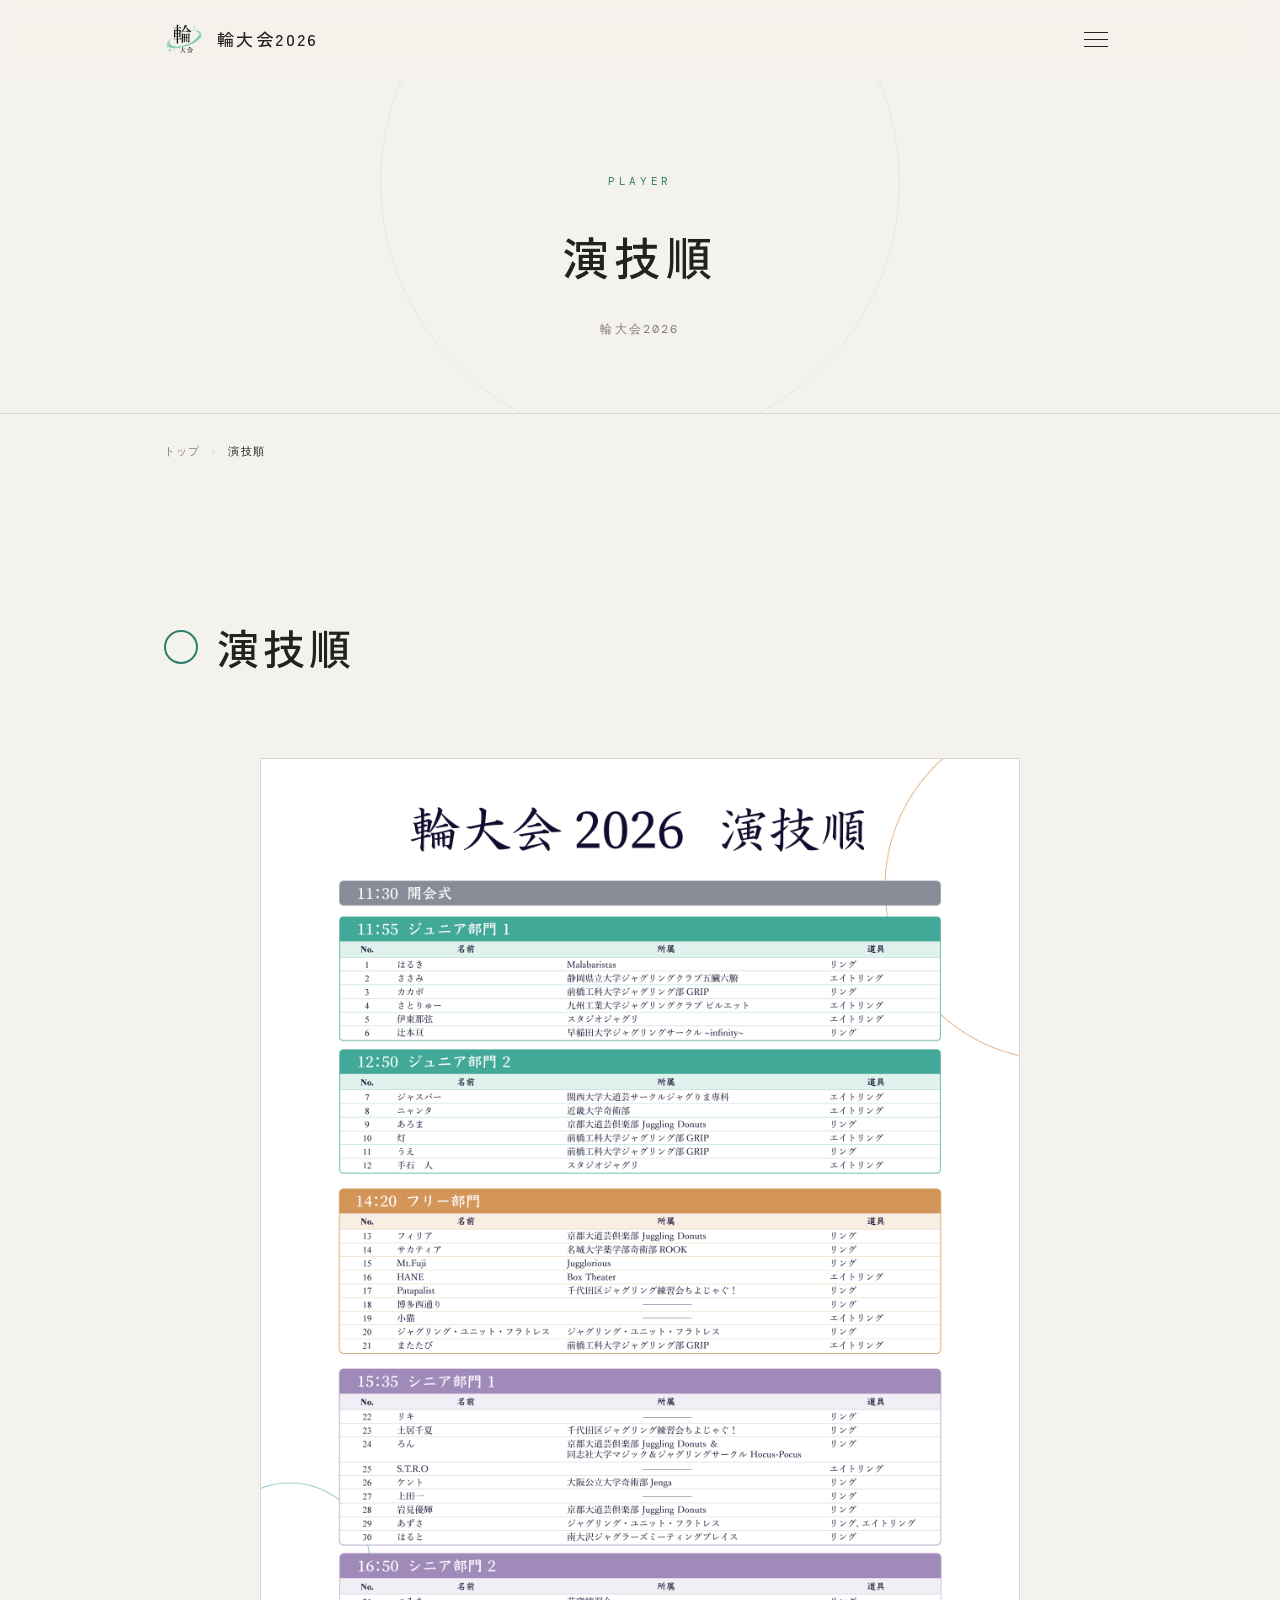
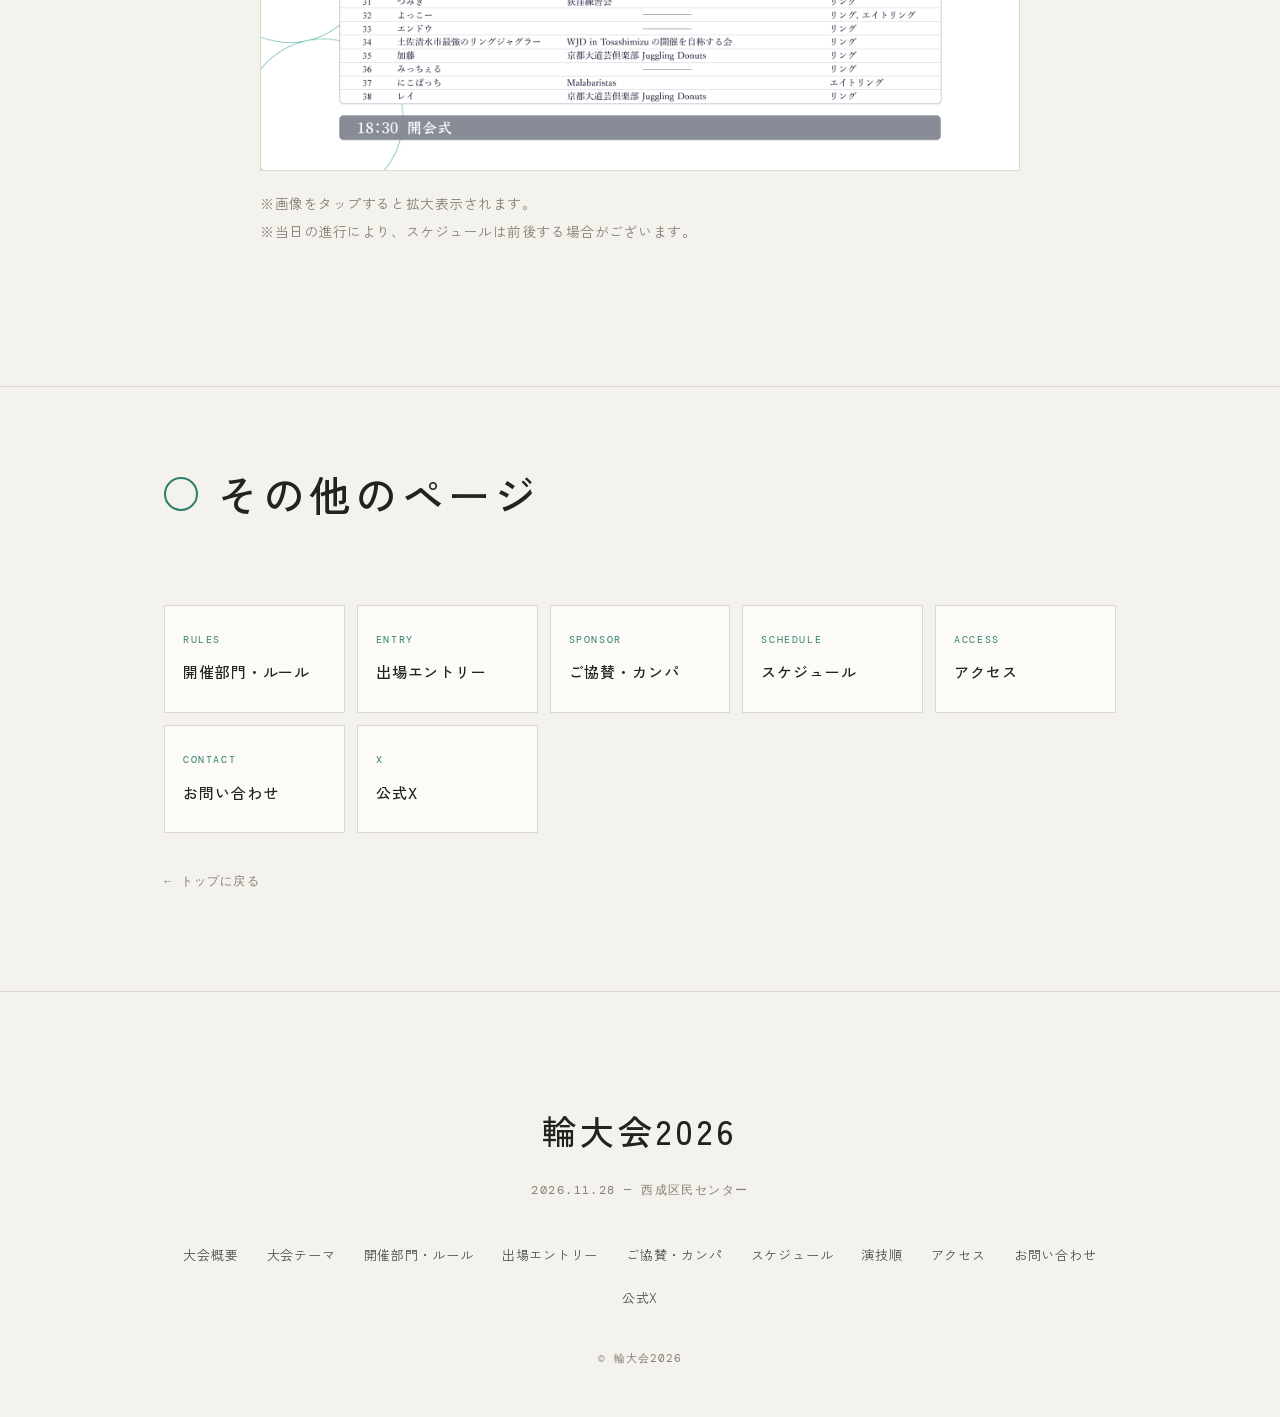
<file: player.html>
<!DOCTYPE html>
<html lang="ja">
<head>
<meta charset="UTF-8">
<meta name="viewport" content="width=device-width, initial-scale=1.0">
<title>演技順 | 輪大会2026</title>
<meta name="description" content="輪大会2026の演技順。各部門の出場者の演技順をご案内します。">
<link rel="preconnect" href="https://fonts.googleapis.com">
<link rel="preconnect" href="https://fonts.gstatic.com" crossorigin>
<link href="https://fonts.googleapis.com/css2?family=DM+Mono:wght@400&family=Zen+Kaku+Gothic+New:wght@300;400;500;700&display=swap" rel="stylesheet">
<link rel="icon" href="favicon.png" type="image/png">
<link rel="stylesheet" href="style.css?v=20261109">
</head>
<body>

<!-- ===================== HEADER ===================== -->
<header id="header">
  <div class="container nav">
    <a href="index.html" class="brand" aria-label="輪大会2026 トップへ">
      <img src="logo.png" class="mark" alt="">
      <span class="txt"><span class="ja">輪大会2026</span></span>
    </a>
    <nav class="nav-links" id="menu">
      <a href="index.html">トップ</a>
      <a href="rule.html">開催部門・ルール</a>
      <a href="entry.html">出場エントリー</a>
      <a href="sponsor.html">ご協賛・カンパ</a>
      <a href="schedule.html">スケジュール</a>
      <a href="player.html" class="active">演技順</a>
      <a href="access.html">アクセス</a>
      <a href="contact.html">お問い合わせ</a>
      <!-- 今後追加予定：
      <a href="about.html">運営について</a>
      -->
    </nav>
    <button class="burger" id="burger" aria-label="メニュー"><span></span><span></span><span></span></button>
  </div>
</header>

<!-- ===================== PAGE HERO ===================== -->
<section class="page-hero" id="top">
  <div class="ring-bg" aria-hidden="true"></div>
  <div class="container ph-inner">
    <p class="ph-kicker">Player</p>
    <h1 class="ph-title">演技順</h1>
    <p class="ph-brand">輪大会2026</p>
  </div>
</section>

<!-- ===================== BREADCRUMB ===================== -->
<div class="container">
  <nav class="crumb" aria-label="パンくずリスト">
    <a href="index.html">トップ</a><span class="sep">›</span><span class="cur">演技順</span>
  </nav>
</div>

<!-- ===================== 演技順 ===================== -->
<section id="order">
  <div class="container">
    <div class="sec-head reveal"><h2>演技順</h2></div>
    <div class="order-wrap reveal">
      <!-- ▼ 演技順の画像（A4）は assets/player/order.jpg として置いてください。
           ファイル名・形式（.png など）が違う場合は、下の href と src の2か所を書き換え。width / height は画像の実寸 ▼ -->
      <figure class="order-sheet">
        <a href="assets/player/order.jpg" target="_blank" rel="noopener">
          <img src="assets/player/order.jpg" width="3600" height="4800" alt="輪大会2026 演技順" decoding="async">
        </a>
      </figure>
      <p class="note">※画像をタップすると拡大表示されます。</p>
      <p class="note">※当日の進行により、スケジュールは前後する場合がございます。</p>
    </div>
  </div>
</section>

<!-- ===================== その他のページ ===================== -->
<section class="related" style="padding-bottom:clamp(56px,8vw,96px);">
  <div class="container">
    <div class="sec-head reveal"><h2>その他のページ</h2></div>
    <div class="rel-grid reveal">
      <a href="rule.html"    class="rel-btn"><span class="rel-sub">Rules</span><span class="rel-label">開催部門・ルール</span></a>
      <a href="entry.html"   class="rel-btn"><span class="rel-sub">Entry</span><span class="rel-label">出場エントリー</span></a>
      <a href="sponsor.html" class="rel-btn"><span class="rel-sub">Sponsor</span><span class="rel-label">ご協賛・カンパ</span></a>
      <a href="schedule.html" class="rel-btn"><span class="rel-sub">Schedule</span><span class="rel-label">スケジュール</span></a>
      <a href="access.html"  class="rel-btn"><span class="rel-sub">Access</span><span class="rel-label">アクセス</span></a>
      <a href="contact.html" class="rel-btn"><span class="rel-sub">Contact</span><span class="rel-label">お問い合わせ</span></a>
      <a href="https://x.com/wataikai_ring" target="_blank" rel="noopener" class="rel-btn"><span class="rel-sub">X</span><span class="rel-label">公式X</span></a>
    </div>
    <a href="index.html" class="home-link reveal">← トップに戻る</a>
  </div>
</section>

<!-- ===================== FOOTER ===================== -->
<footer id="contact">
  <div class="container">
    <div class="foot-name">輪大会2026</div>
    <div class="foot-sub">2026.11.28 — 西成区民センター</div>
    <nav class="foot-links">
      <a href="index.html#about">大会概要</a>
      <a href="index.html#whats">大会テーマ</a>
      <a href="rule.html">開催部門・ルール</a>
      <a href="entry.html">出場エントリー</a>
      <a href="sponsor.html">ご協賛・カンパ</a>
      <a href="schedule.html">スケジュール</a>
      <a href="player.html">演技順</a>
      <a href="access.html">アクセス</a>
      <a href="contact.html">お問い合わせ</a>
      <a href="https://x.com/wataikai_ring" target="_blank" rel="noopener">公式X</a>
    </nav>
    <div class="copy">© 輪大会2026</div>
  </div>
</footer>

<script>
const header = document.getElementById('header');
addEventListener('scroll', () => header.classList.toggle('scrolled', scrollY > 10));
const burger = document.getElementById('burger');
const menu = document.getElementById('menu');
burger.addEventListener('click', () => { burger.classList.toggle('open'); menu.classList.toggle('open'); });
menu.querySelectorAll('a').forEach(a => a.addEventListener('click', () => { burger.classList.remove('open'); menu.classList.remove('open'); }));
const io = new IntersectionObserver((es)=>{es.forEach(e=>{if(e.isIntersecting){e.target.classList.add('in');io.unobserve(e.target);}})},{threshold:.12});
document.querySelectorAll('.reveal').forEach(el=>io.observe(el));
</script>
</body>
</html>
</file>
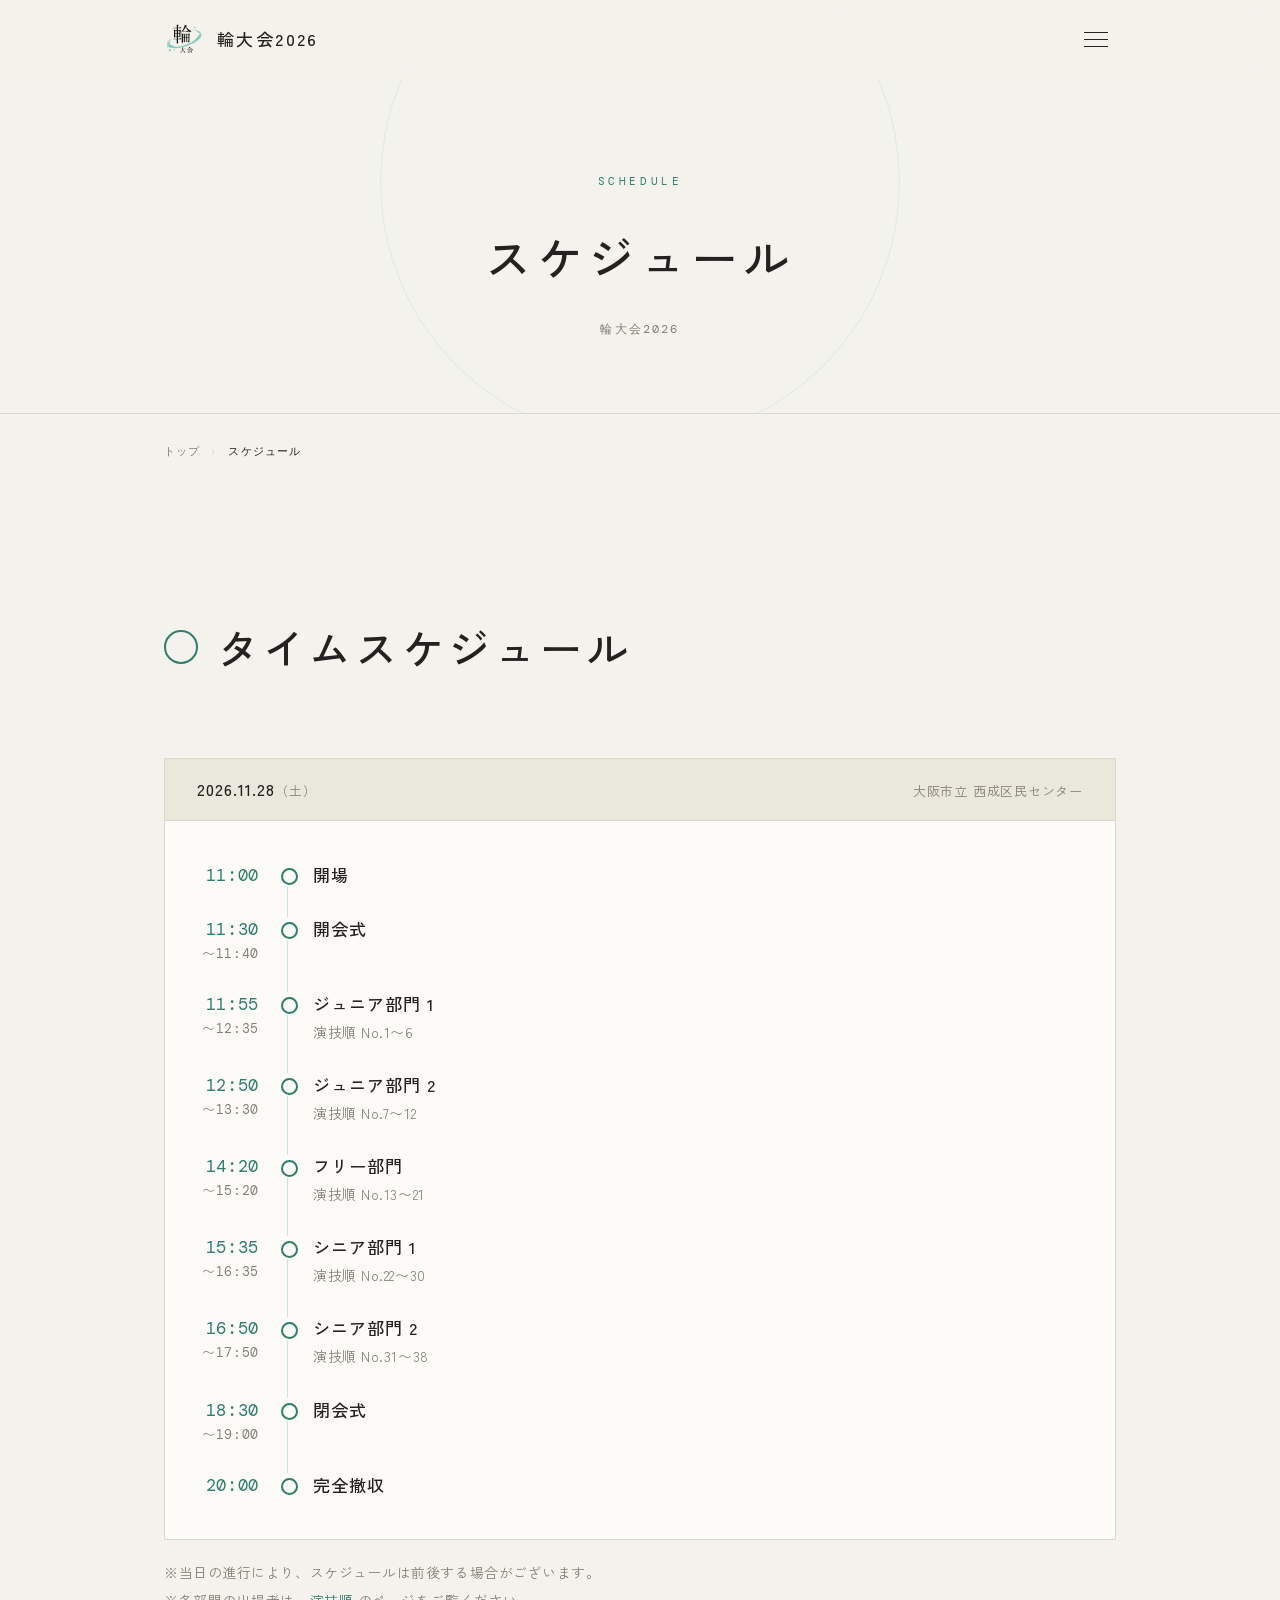
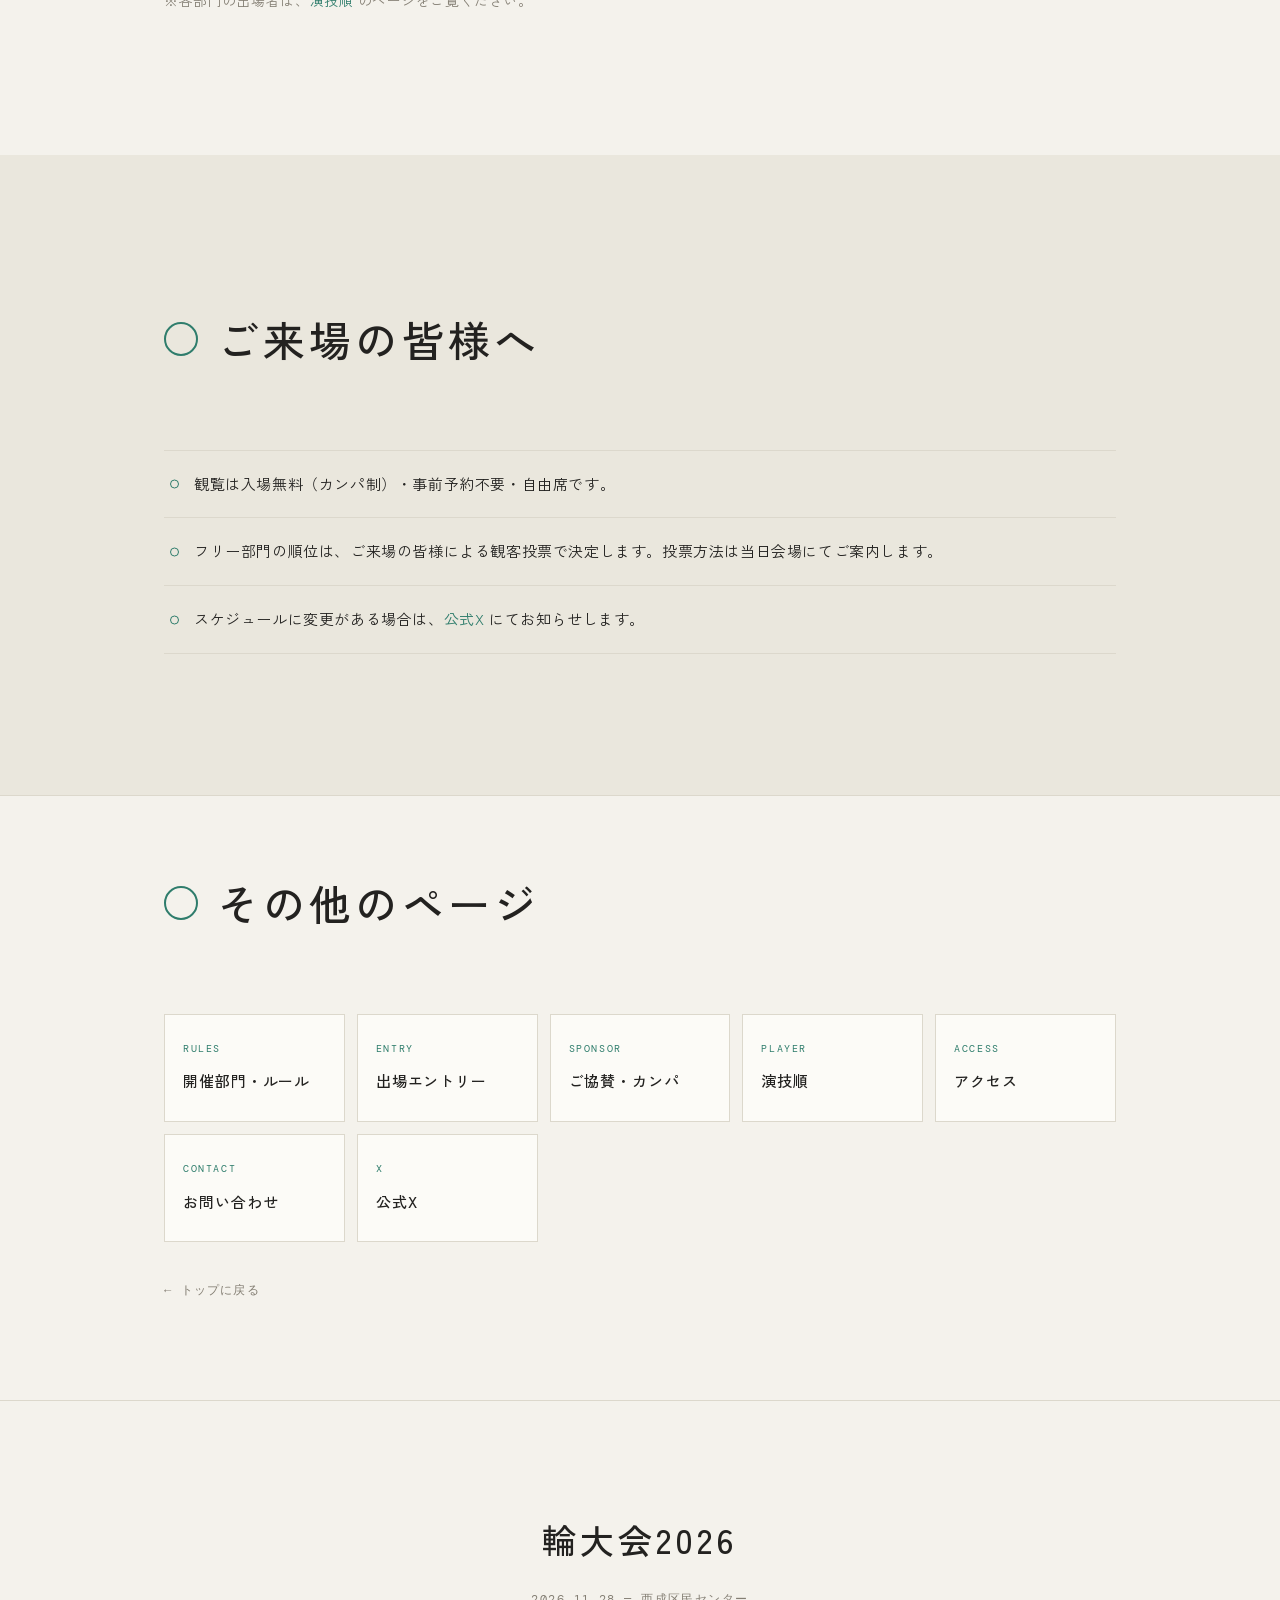
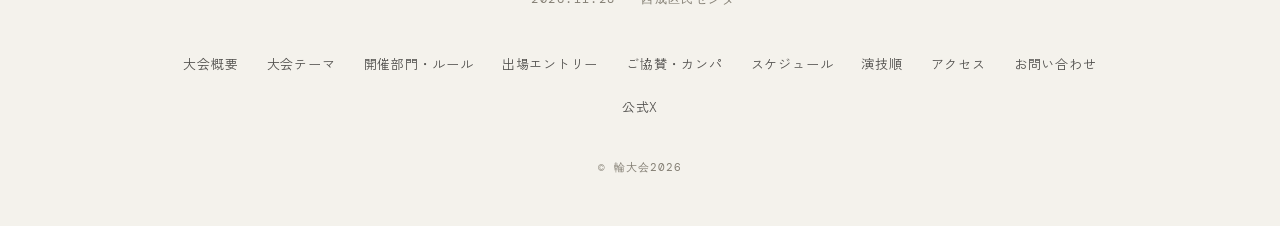
<file: schedule.html>
<!DOCTYPE html>
<html lang="ja">
<head>
<meta charset="UTF-8">
<meta name="viewport" content="width=device-width, initial-scale=1.0">
<title>スケジュール | 輪大会2026</title>
<meta name="description" content="輪大会2026の当日スケジュール。開会式や各部門の開始時刻など、当日の進行予定をご案内します。">
<link rel="preconnect" href="https://fonts.googleapis.com">
<link rel="preconnect" href="https://fonts.gstatic.com" crossorigin>
<link href="https://fonts.googleapis.com/css2?family=DM+Mono:wght@400&family=Zen+Kaku+Gothic+New:wght@300;400;500;700&display=swap" rel="stylesheet">
<link rel="icon" href="favicon.png" type="image/png">
<link rel="stylesheet" href="style.css?v=20261109">
</head>
<body>

<!-- ===================== HEADER ===================== -->
<header id="header">
  <div class="container nav">
    <a href="index.html" class="brand" aria-label="輪大会2026 トップへ">
      <img src="logo.png" class="mark" alt="">
      <span class="txt"><span class="ja">輪大会2026</span></span>
    </a>
    <nav class="nav-links" id="menu">
      <a href="index.html">トップ</a>
      <a href="rule.html">開催部門・ルール</a>
      <a href="entry.html">出場エントリー</a>
      <a href="sponsor.html">ご協賛・カンパ</a>
      <a href="schedule.html" class="active">スケジュール</a>
      <a href="player.html">演技順</a>
      <a href="access.html">アクセス</a>
      <a href="contact.html">お問い合わせ</a>
      <!-- 今後追加予定：
      <a href="about.html">運営について</a>
      -->
    </nav>
    <button class="burger" id="burger" aria-label="メニュー"><span></span><span></span><span></span></button>
  </div>
</header>

<!-- ===================== PAGE HERO ===================== -->
<section class="page-hero" id="top">
  <div class="ring-bg" aria-hidden="true"></div>
  <div class="container ph-inner">
    <p class="ph-kicker">Schedule</p>
    <h1 class="ph-title">スケジュール</h1>
    <p class="ph-brand">輪大会2026</p>
  </div>
</section>

<!-- ===================== BREADCRUMB ===================== -->
<div class="container">
  <nav class="crumb" aria-label="パンくずリスト">
    <a href="index.html">トップ</a><span class="sep">›</span><span class="cur">スケジュール</span>
  </nav>
</div>

<!-- ===================== タイムスケジュール ===================== -->
<section id="timetable">
  <div class="container">
    <div class="sec-head reveal"><h2>タイムスケジュール</h2></div>
    <div class="sched-card reveal">
      <div class="sched-head">
        <span class="sched-date">2026.11.28<small>（土）</small></span>
        <span class="sched-place">大阪市立 西成区民センター</span>
      </div>
      <!-- ▼ 1行 = 1つの <li>。各部門・式の開始時刻は演技順の画像（assets/player/order.jpg）に合わせています。
           ・終了時刻は <span class="sched-end"> に書く（「〜」は自動で付く）。00:00 は仮なので、確定したら書き換え
           ・終了時刻が不要な行（開場など）は <span class="sched-end"> を書かない
           ・説明文が不要な行は <p class="sched-desc"> の行ごと削除
           ・休憩など控えめに表示したい行は <li class="is-break"> にする ▼ -->
      <ol class="sched-list">
        <li>
          <span class="sched-time">11:00</span>
          <div class="sched-body"><p class="sched-title">開場</p></div>
        </li>
        <li>
          <span class="sched-time">11:30<span class="sched-end">11:40</span></span>
          <div class="sched-body"><p class="sched-title">開会式</p></div>
        </li>
        <li>
          <span class="sched-time">11:55<span class="sched-end">12:35</span></span>
          <div class="sched-body">
            <p class="sched-title">ジュニア部門 1</p>
            <p class="sched-desc">演技順 No.1〜6</p>
          </div>
        </li>
        <li>
          <span class="sched-time">12:50<span class="sched-end">13:30</span></span>
          <div class="sched-body">
            <p class="sched-title">ジュニア部門 2</p>
            <p class="sched-desc">演技順 No.7〜12</p>
          </div>
        </li>
        <li>
          <span class="sched-time">14:20<span class="sched-end">15:20</span></span>
          <div class="sched-body">
            <p class="sched-title">フリー部門</p>
            <p class="sched-desc">演技順 No.13〜21</p>
          </div>
        </li>
        <li>
          <span class="sched-time">15:35<span class="sched-end">16:35</span></span>
          <div class="sched-body">
            <p class="sched-title">シニア部門 1</p>
            <p class="sched-desc">演技順 No.22〜30</p>
          </div>
        </li>
        <li>
          <span class="sched-time">16:50<span class="sched-end">17:50</span></span>
          <div class="sched-body">
            <p class="sched-title">シニア部門 2</p>
            <p class="sched-desc">演技順 No.31〜38</p>
          </div>
        </li>
        <li>
          <span class="sched-time">18:30<span class="sched-end">19:00</span></span>
          <div class="sched-body">
            <p class="sched-title">閉会式</p>
          </div>
        </li>
        <li>
          <span class="sched-time">20:00</span>
          <div class="sched-body"><p class="sched-title">完全撤収</p></div>
        </li>
      </ol>
    </div>
    <p class="note reveal" style="margin-top:18px;">※当日の進行により、スケジュールは前後する場合がございます。</p>
    <p class="note reveal">※各部門の出場者は、<a href="player.html" style="color:var(--accent-d);">演技順</a> のページをご覧ください。</p>
  </div>
</section>

<!-- ===================== ご来場の皆様へ ===================== -->
<section class="alt" id="notice">
  <div class="container">
    <div class="sec-head reveal"><h2>ご来場の皆様へ</h2></div>
    <ul class="rlist reveal">
      <li>観覧は入場無料（カンパ制）・事前予約不要・自由席です。</li>
      <li>フリー部門の順位は、ご来場の皆様による観客投票で決定します。投票方法は当日会場にてご案内します。</li>
      <li>スケジュールに変更がある場合は、<a href="https://x.com/wataikai_ring" target="_blank" rel="noopener" style="color:var(--accent-d);">公式X</a> にてお知らせします。</li>
    </ul>
  </div>
</section>

<!-- ===================== その他のページ ===================== -->
<section class="related" style="padding-bottom:clamp(56px,8vw,96px);">
  <div class="container">
    <div class="sec-head reveal"><h2>その他のページ</h2></div>
    <div class="rel-grid reveal">
      <a href="rule.html"    class="rel-btn"><span class="rel-sub">Rules</span><span class="rel-label">開催部門・ルール</span></a>
      <a href="entry.html"   class="rel-btn"><span class="rel-sub">Entry</span><span class="rel-label">出場エントリー</span></a>
      <a href="sponsor.html" class="rel-btn"><span class="rel-sub">Sponsor</span><span class="rel-label">ご協賛・カンパ</span></a>
      <a href="player.html"  class="rel-btn"><span class="rel-sub">Player</span><span class="rel-label">演技順</span></a>
      <a href="access.html"  class="rel-btn"><span class="rel-sub">Access</span><span class="rel-label">アクセス</span></a>
      <a href="contact.html" class="rel-btn"><span class="rel-sub">Contact</span><span class="rel-label">お問い合わせ</span></a>
      <a href="https://x.com/wataikai_ring" target="_blank" rel="noopener" class="rel-btn"><span class="rel-sub">X</span><span class="rel-label">公式X</span></a>
    </div>
    <a href="index.html" class="home-link reveal">← トップに戻る</a>
  </div>
</section>

<!-- ===================== FOOTER ===================== -->
<footer id="contact">
  <div class="container">
    <div class="foot-name">輪大会2026</div>
    <div class="foot-sub">2026.11.28 — 西成区民センター</div>
    <nav class="foot-links">
      <a href="index.html#about">大会概要</a>
      <a href="index.html#whats">大会テーマ</a>
      <a href="rule.html">開催部門・ルール</a>
      <a href="entry.html">出場エントリー</a>
      <a href="sponsor.html">ご協賛・カンパ</a>
      <a href="schedule.html">スケジュール</a>
      <a href="player.html">演技順</a>
      <a href="access.html">アクセス</a>
      <a href="contact.html">お問い合わせ</a>
      <a href="https://x.com/wataikai_ring" target="_blank" rel="noopener">公式X</a>
    </nav>
    <div class="copy">© 輪大会2026</div>
  </div>
</footer>

<script>
const header = document.getElementById('header');
addEventListener('scroll', () => header.classList.toggle('scrolled', scrollY > 10));
const burger = document.getElementById('burger');
const menu = document.getElementById('menu');
burger.addEventListener('click', () => { burger.classList.toggle('open'); menu.classList.toggle('open'); });
menu.querySelectorAll('a').forEach(a => a.addEventListener('click', () => { burger.classList.remove('open'); menu.classList.remove('open'); }));
const io = new IntersectionObserver((es)=>{es.forEach(e=>{if(e.isIntersecting){e.target.classList.add('in');io.unobserve(e.target);}})},{threshold:.12});
document.querySelectorAll('.reveal').forEach(el=>io.observe(el));
</script>
</body>
</html>
</file>
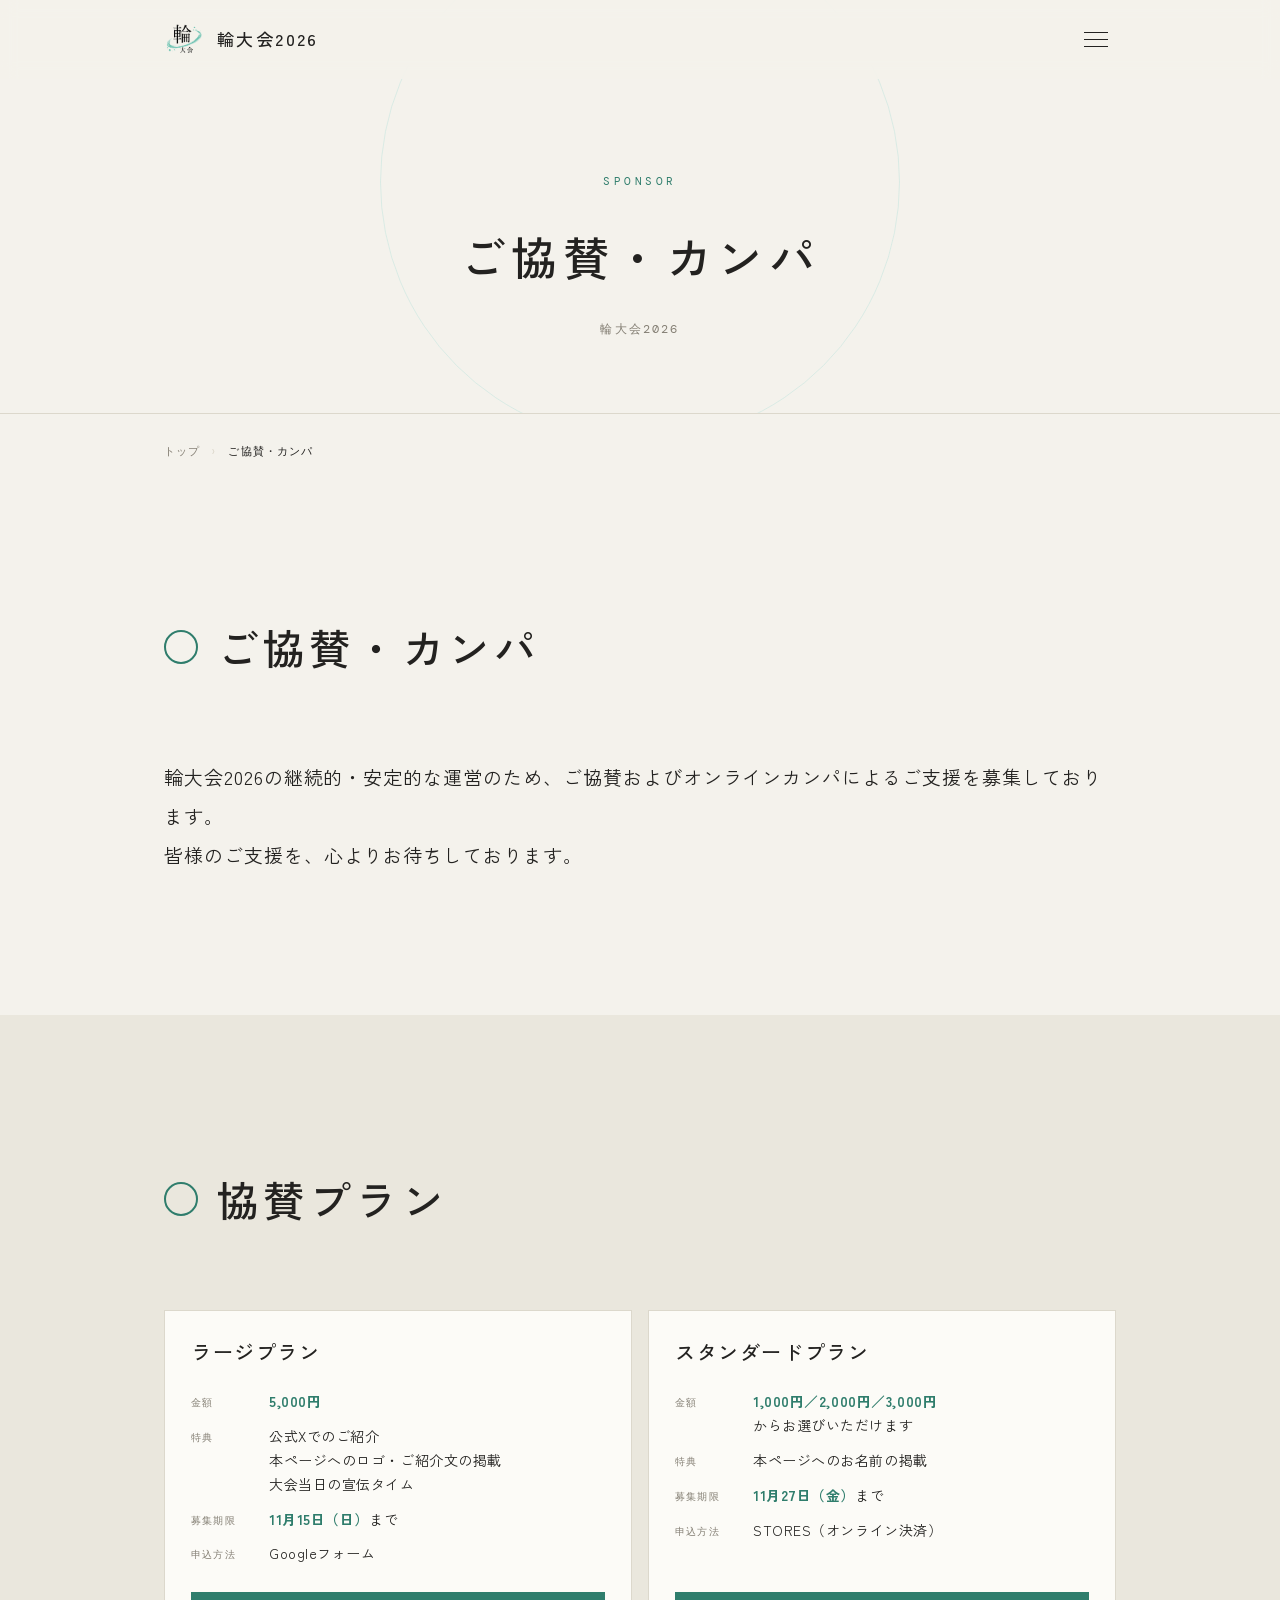
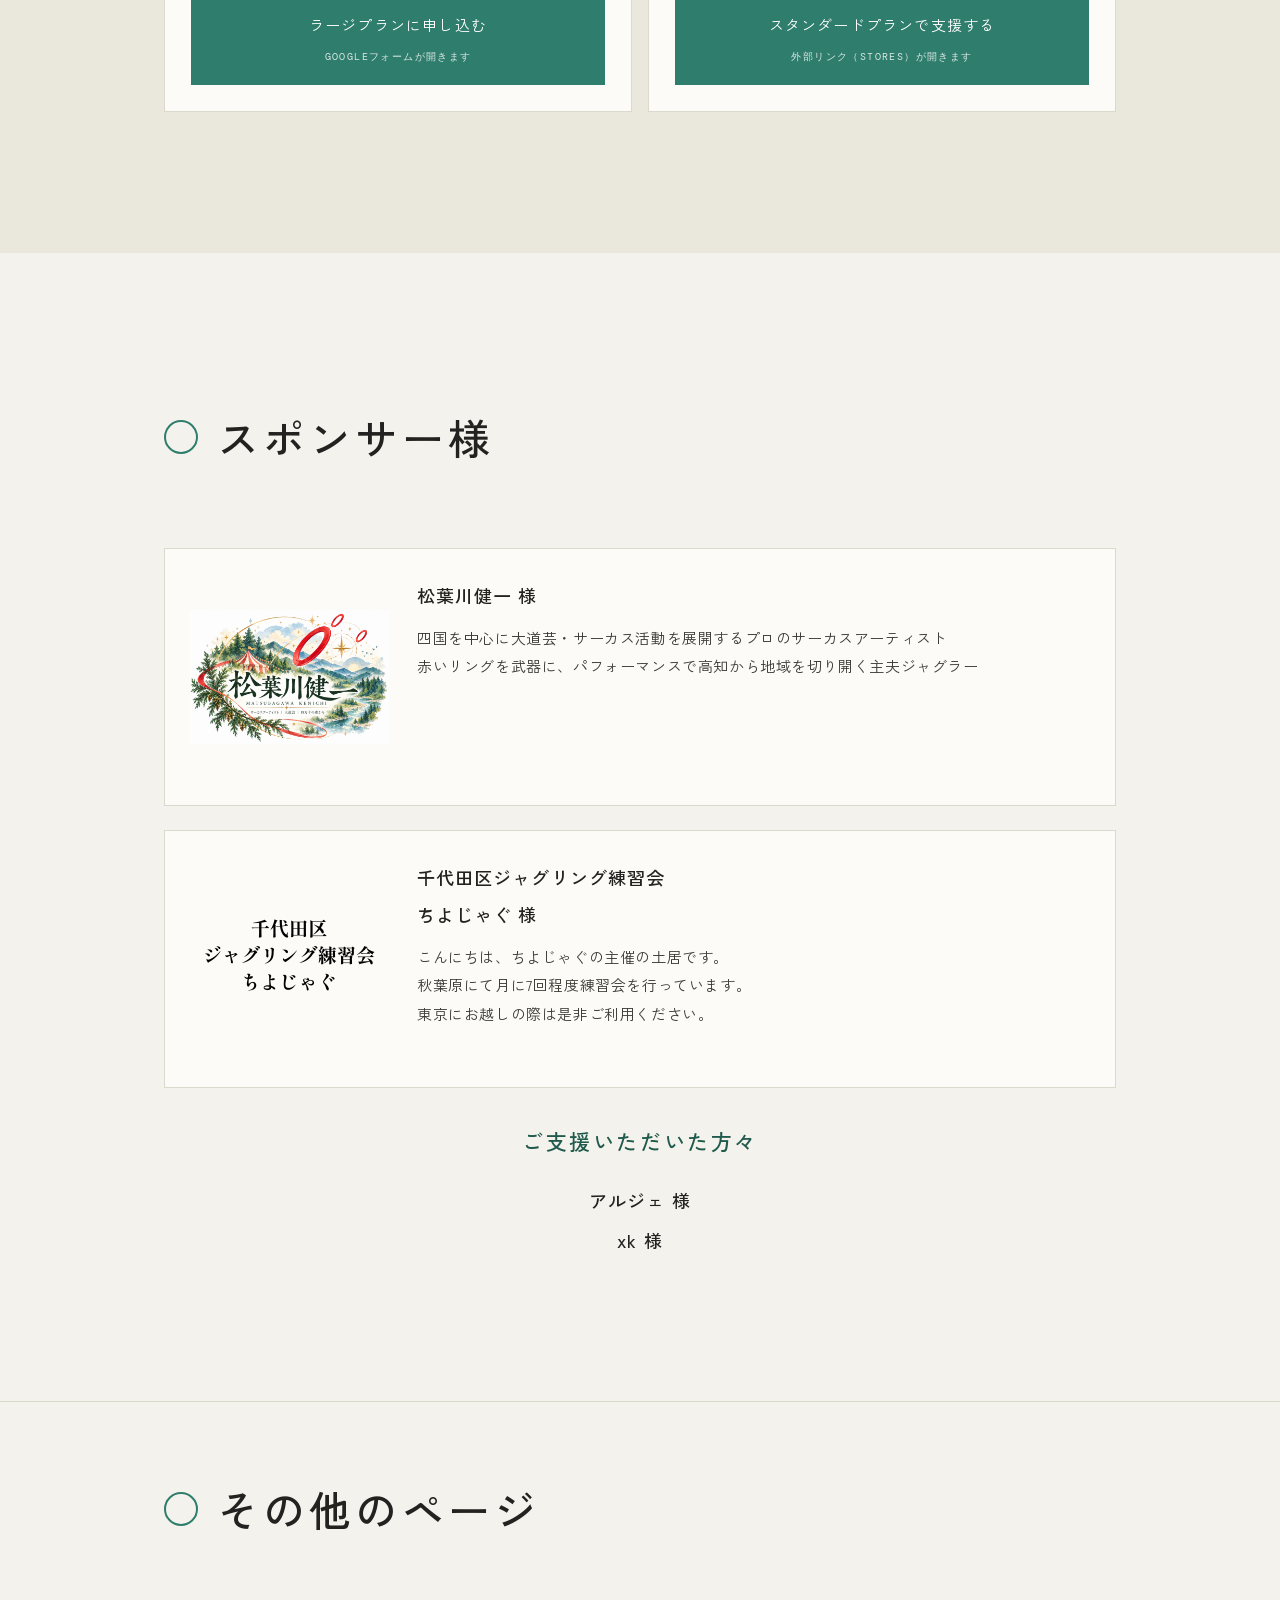
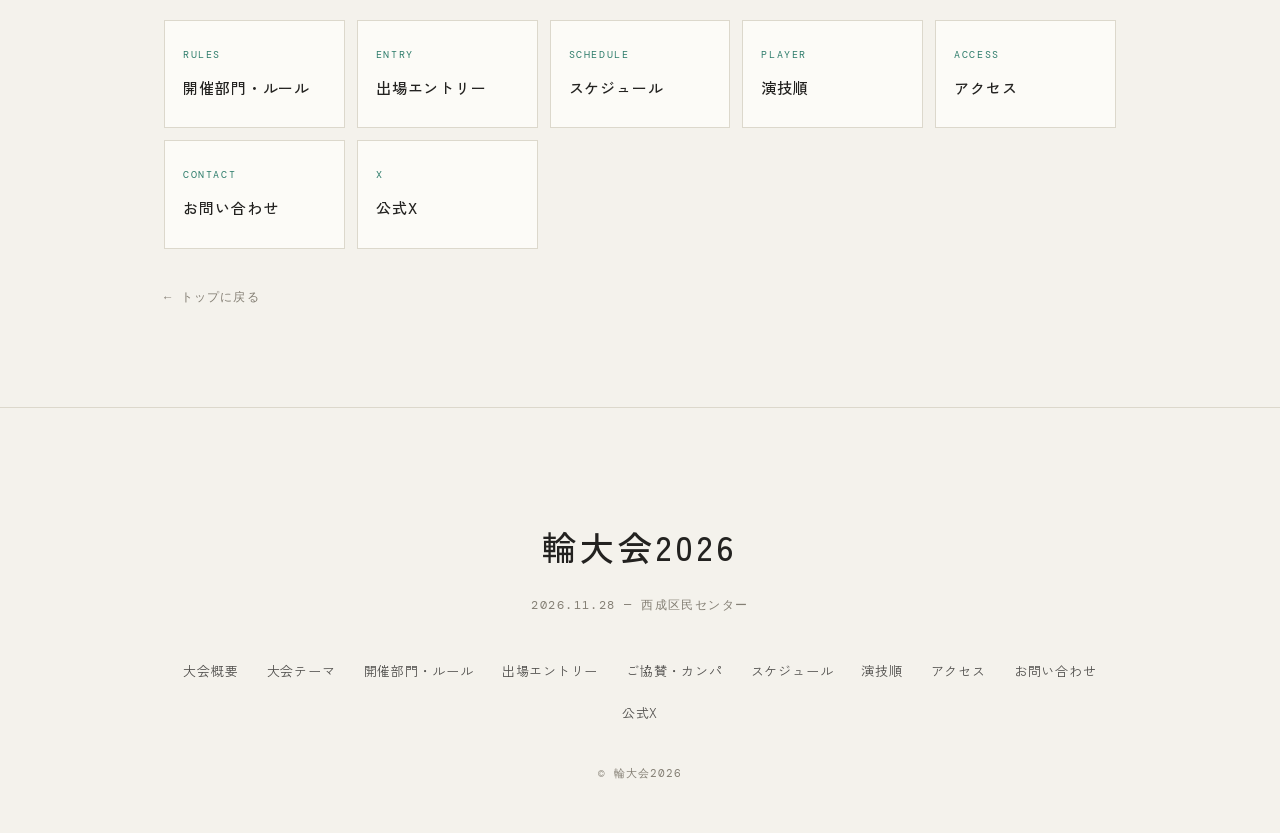
<file: sponsor.html>
<!DOCTYPE html>
<html lang="ja">
<head>
<meta charset="UTF-8">
<meta name="viewport" content="width=device-width, initial-scale=1.0">
<title>ご協賛・カンパ | 輪大会2026</title>
<meta name="description" content="輪大会2026へのご協賛・オンラインカンパのご案内。協賛プラン、募集期限、お申し込み方法をご案内します。">
<link rel="preconnect" href="https://fonts.googleapis.com">
<link rel="preconnect" href="https://fonts.gstatic.com" crossorigin>
<link href="https://fonts.googleapis.com/css2?family=DM+Mono:wght@400&family=Zen+Kaku+Gothic+New:wght@300;400;500;700&display=swap" rel="stylesheet">
<link rel="icon" href="favicon.png" type="image/png">
<link rel="stylesheet" href="style.css?v=20261109">
</head>
<body>

<!-- ===================== HEADER ===================== -->
<header id="header">
  <div class="container nav">
    <a href="index.html" class="brand" aria-label="輪大会2026 トップへ">
      <img src="logo.png" class="mark" alt="">
      <span class="txt"><span class="ja">輪大会2026</span></span>
    </a>
    <nav class="nav-links" id="menu">
      <a href="index.html">トップ</a>
      <a href="rule.html">開催部門・ルール</a>
      <a href="entry.html">出場エントリー</a>
      <a href="sponsor.html" class="active">ご協賛・カンパ</a>
      <a href="schedule.html">スケジュール</a>
      <a href="player.html">演技順</a>
      <a href="access.html">アクセス</a>
      <a href="contact.html">お問い合わせ</a>
      <!-- 今後追加予定：
      <a href="about.html">運営について</a>
      -->
    </nav>
    <button class="burger" id="burger" aria-label="メニュー"><span></span><span></span><span></span></button>
  </div>
</header>

<!-- ===================== PAGE HERO ===================== -->
<section class="page-hero" id="top">
  <div class="ring-bg" aria-hidden="true"></div>
  <div class="container ph-inner">
    <p class="ph-kicker">Sponsor</p>
    <h1 class="ph-title">ご協賛・カンパ</h1>
    <p class="ph-brand">輪大会2026</p>
  </div>
</section>

<!-- ===================== BREADCRUMB ===================== -->
<div class="container">
  <nav class="crumb" aria-label="パンくずリスト">
    <a href="index.html">トップ</a><span class="sep">›</span><span class="cur">ご協賛・カンパ</span>
  </nav>
</div>

<!-- ===================== ご協賛・カンパ ===================== -->
<section id="support">
  <div class="container">
    <div class="sec-head reveal"><h2>ご協賛・カンパ</h2></div>
    <p class="lead reveal">輪大会2026の継続的・安定的な運営のため、ご協賛およびオンラインカンパによるご支援を募集しております。<br>皆様のご支援を、心よりお待ちしております。</p>

    <!-- ▼ プラン説明画像（16:9）ができたら、下のコメントを外して src を差し替え ▼
    <figure class="plan-img reveal">
      <img src="assets/sponsor/plan.png" width="1920" height="1080" alt="輪大会2026 協賛プランのご案内" decoding="async">
    </figure>
    -->
  </div>
</section>

<!-- ===================== 協賛プラン ===================== -->
<section class="alt" id="plans">
  <div class="container">
    <div class="sec-head reveal"><h2>協賛プラン</h2></div>

    <div class="div-grid plan-grid reveal">

      <!-- ラージプラン：Googleフォームで申込（ロゴデータ回収のため） -->
      <div class="div-card">
        <p class="dname">ラージプラン</p>
        <div class="dmeta">
          <div class="mrow"><span class="mk">金額</span><span class="mv"><strong>5,000円</strong></span></div>
          <div class="mrow"><span class="mk">特典</span><span class="mv"><span class="nw">公式Xでのご紹介</span><BR><span class="nw">本ページへの</span><span class="nw">ロゴ・ご紹介文の掲載</span><BR><span class="nw">大会当日の宣伝タイム</span></div>
          <div class="mrow"><span class="mk">募集期限</span><span class="mv"><strong>11月15日（日）</strong>まで</span></div>
          <div class="mrow"><span class="mk">申込方法</span><span class="mv">Googleフォーム</span></div>
        </div>
        <a href="https://docs.google.com/forms/d/e/1FAIpQLSenqSW0VErpWb-1MbixNcg8Wh_IhsfiB2Un6wJJNShlv6IAHQ/viewform" target="_blank" rel="noopener" class="cta stack plan-cta">
          ラージプランに申し込む<span class="cta-sub">Googleフォームが開きます</span>
        </a>
      </div>

      <!-- スタンダードプラン：STORESで金額を選んで購入 -->
      <div class="div-card">
        <p class="dname">スタンダードプラン</p>
        <div class="dmeta">
          <div class="mrow"><span class="mk">金額</span><span class="mv"><strong><span class="nw">1,000円／</span><span class="nw">2,000円／</span><span class="nw">3,000円</strong><BR><span class="nw">からお選びいただけます</span></span></div>
          <div class="mrow"><span class="mk">特典</span><span class="mv"><span class="nw">本ページへの</span><span class="nw">お名前の掲載</span></span></div>
          <div class="mrow"><span class="mk">募集期限</span><span class="mv"><strong>11月27日（金）</strong>まで</span></div>
          <div class="mrow"><span class="mk">申込方法</span><span class="mv"><span class="nw">STORES</span><span class="nw">（オンライン決済）</span></span></div>
        </div>
        <a href="https://bluehat1103.stores.jp/" target="_blank" rel="noopener" class="cta stack plan-cta">
          スタンダードプランで支援する<span class="cta-sub">外部リンク（STORES）が開きます</span>
        </a>
      </div>

    </div>
  </div>
</section>

<!-- ===================== スポンサー様 ===================== -->
<section id="sponsors">
  <div class="container">
    <div class="sec-head reveal"><h2>スポンサー様</h2></div>

    <!--
    <div class="callout reveal">ただいまご協賛を募集しております。ご協賛いただいた皆様は、こちらでご紹介いたします。</div>-->

    <div class="sponsor-list reveal">
      <div class="sponsor-item">
        <div class="sponsor-logo-wrap">
          <img src="assets/sponsor/松葉川健一.png" alt="松葉川健一" class="sponsor-logo">
        </div>
        <div class="sponsor-info">
          <p class="sponsor-name">松葉川健一 様</p>
          <p class="sponsor-desc">四国を中心に大道芸・サーカス活動を展開するプロのサーカスアーティスト<BR>赤いリングを武器に、パフォーマンスで高知から地域を切り開く主夫ジャグラー</p>
        </div>
      </div>
      <div class="sponsor-item">
        <div class="sponsor-logo-wrap">
          <img src="assets/sponsor/千代田区ジャグリング練習会ちよじゃぐ.png" alt="千代田区ジャグリング練習会ちよじゃぐ" class="sponsor-logo">
        </div>
        <div class="sponsor-info">
          <p class="sponsor-name">千代田区ジャグリング練習会<br>ちよじゃぐ 様</p>
          <p class="sponsor-desc">こんにちは、ちよじゃぐの主催の土居です。<br>秋葉原にて月に7回程度練習会を行っています。<br>東京にお越しの際は是非ご利用ください。</p>
        </div>
      </div>
    </div>    
    <div class="name-list reveal">
      <p class="name-list-label">ご支援いただいた方々</p>
      <ul class="name-items">
        <li>アルジェ 様</li>
        <li>xk 様</li>
      </ul>
    </div>
  </div>
</section>

<!-- ===================== その他のページ ===================== -->
<section class="related" style="padding-bottom:clamp(56px,8vw,96px);">
  <div class="container">
    <div class="sec-head reveal"><h2>その他のページ</h2></div>
    <div class="rel-grid reveal">
      <a href="rule.html"    class="rel-btn"><span class="rel-sub">Rules</span><span class="rel-label">開催部門・ルール</span></a>
      <a href="entry.html"   class="rel-btn"><span class="rel-sub">Entry</span><span class="rel-label">出場エントリー</span></a>
      <a href="schedule.html" class="rel-btn"><span class="rel-sub">Schedule</span><span class="rel-label">スケジュール</span></a>
      <a href="player.html"  class="rel-btn"><span class="rel-sub">Player</span><span class="rel-label">演技順</span></a>
      <a href="access.html"  class="rel-btn"><span class="rel-sub">Access</span><span class="rel-label">アクセス</span></a>
      <a href="contact.html" class="rel-btn"><span class="rel-sub">Contact</span><span class="rel-label">お問い合わせ</span></a>
      <a href="https://x.com/wataikai_ring" target="_blank" rel="noopener" class="rel-btn"><span class="rel-sub">X</span><span class="rel-label">公式X</span></a>
    </div>
    <a href="index.html" class="home-link reveal">← トップに戻る</a>
  </div>
</section>

<!-- ===================== FOOTER ===================== -->
<footer id="contact">
  <div class="container">
    <div class="foot-name">輪大会2026</div>
    <div class="foot-sub">2026.11.28 — 西成区民センター</div>
    <nav class="foot-links">
      <a href="index.html#about">大会概要</a>
      <a href="index.html#whats">大会テーマ</a>
      <a href="rule.html">開催部門・ルール</a>
      <a href="entry.html">出場エントリー</a>
      <a href="sponsor.html">ご協賛・カンパ</a>
      <a href="schedule.html">スケジュール</a>
      <a href="player.html">演技順</a>
      <a href="access.html">アクセス</a>
      <a href="contact.html">お問い合わせ</a>
      <a href="https://x.com/wataikai_ring" target="_blank" rel="noopener">公式X</a>
    </nav>
    <div class="copy">© 輪大会2026</div>
  </div>
</footer>

<script>
const header = document.getElementById('header');
addEventListener('scroll', () => header.classList.toggle('scrolled', scrollY > 10));
const burger = document.getElementById('burger');
const menu = document.getElementById('menu');
burger.addEventListener('click', () => { burger.classList.toggle('open'); menu.classList.toggle('open'); });
menu.querySelectorAll('a').forEach(a => a.addEventListener('click', () => { burger.classList.remove('open'); menu.classList.remove('open'); }));
const io = new IntersectionObserver((es)=>{es.forEach(e=>{if(e.isIntersecting){e.target.classList.add('in');io.unobserve(e.target);}})},{threshold:.12});
document.querySelectorAll('.reveal').forEach(el=>io.observe(el));
</script>
</body>
</html>
</file>
<file: style.css>
@charset "UTF-8";
/* =========================================================
   輪大会2026 — モダン／シック（ロゴのミントグリーンに調和）
   ========================================================= */
:root{
  --bg:        #F4F2EC;   /* 生成り（ロゴ白地になじむ暖白）*/
  --bg-2:      #EAE7DD;
  --card:      #FCFBF7;
  --ink:       #232220;   /* ロゴの黒文字に合わせた墨色 */
  --ink-soft:  #847F74;
  --line:      #DCD8CC;
  --accent:    #70C3B3;   /* ロゴのミントグリーン */
  --accent-d:  #2F7D6C;   /* 文字・濃色用 */
  --accent-sf: #C9E6DF;   /* 淡色 */

  --maxw: 1080px;
  --pad: clamp(22px, 5vw, 76px);

  --kaku: "Zen Kaku Gothic New", system-ui, sans-serif;
  --mono: "DM Mono", ui-monospace, monospace;
}

*{ box-sizing:border-box; margin:0; padding:0; }
html{ scroll-behavior:smooth; }
body{
  font-family:var(--kaku); font-weight:400;
  background:var(--bg); color:var(--ink);
  line-height:2.05; letter-spacing:.04em;
  -webkit-font-smoothing:antialiased;
}
a{ color:inherit; text-decoration:none; }
.container{ max-width:var(--maxw); margin:0 auto; padding-inline:var(--pad); }
.label{ font-family:var(--mono); font-size:11px; letter-spacing:.28em; text-transform:uppercase; color:var(--ink-soft); }

/* ===================== Header ===================== */
header{ position:fixed; inset:0 0 auto 0; z-index:100;
  background:color-mix(in srgb, var(--bg) 85%, transparent); backdrop-filter:blur(8px);
  border-bottom:1px solid transparent; transition:border-color .3s; }
header.scrolled{ border-bottom-color:var(--line); }
.nav{ display:flex; align-items:center; justify-content:space-between; height:78px; }
.brand{ display:flex; align-items:center; gap:13px; }
.brand .mark{ width:40px; height:40px; flex:none; border-radius:50%; object-fit:contain; display:block; }
.brand .txt{ line-height:1.1; }
.brand .txt .ja{ font-weight:500; font-size:17px; letter-spacing:.14em; }
.brand .txt .en{ font-family:var(--mono); font-size:9.5px; letter-spacing:.24em; color:var(--ink-soft); text-transform:uppercase; }

.nav-links{ position:fixed; inset:78px 0 auto 0; flex-direction:column; align-items:stretch; gap:0;
  background:var(--bg); border-bottom:1px solid var(--line); padding:8px var(--pad) 28px;
  transform:translateY(-120%); transition:transform .4s ease, visibility 0s .4s;
  visibility:hidden; }
.nav-links.open{ transform:none; visibility:visible; transition:transform .4s ease, visibility 0s; }
.nav-links a{ padding:18px 0; border-bottom:1px solid var(--line); font-size:15px; opacity:1; display:flex; align-items:center; }
.nav-links .entry{ border-bottom:1px solid var(--line); }
.nav-links a{ font-size:13px; font-weight:400; letter-spacing:.08em; color:var(--ink); opacity:.78; transition:opacity .25s; }
.nav-links a:hover, .nav-links a.active{ opacity:1; }
.nav-links .entry{ font-family:var(--mono); font-size:12px; letter-spacing:.12em; padding-bottom:3px; border-bottom:1px solid var(--accent-d); color:var(--accent-d); opacity:1; }

.burger{ display:flex; flex-direction:column; gap:6px; background:none; border:none; cursor:pointer; padding:8px; }
.burger span{ width:24px; height:1px; background:var(--ink); transition:.3s; }
.burger.open span:nth-child(1){ transform:translateY(7px) rotate(45deg); }
.burger.open span:nth-child(2){ opacity:0; }
.burger.open span:nth-child(3){ transform:translateY(-7px) rotate(-45deg); }

/* ===================== Hero ===================== */
.hero{ position:relative; min-height:100svh; display:flex; align-items:center; padding-top:78px; overflow:hidden; }
.hero .container{ position:relative; z-index:2; width:100%; }
.hero .eyebrow{ margin-bottom:26px; text-align:center; opacity:0; animation:fade .9s .1s forwards; }
.hero-logo{ display:flex; justify-content:center; align-items:flex-end; gap:clamp(14px,3vw,32px); margin-bottom:18px; opacity:0; animation:fade 1s .25s forwards; }
.hero-logo img{ width:clamp(220px,40vw,430px); height:auto; display:block; }
.hero-logo .yr{ font-family:var(--mono); font-weight:400; font-size:clamp(22px,4.4vw,46px); letter-spacing:.1em; color:var(--accent-d); padding-bottom:.55em; }
.hero .catch{ font-size:clamp(15px,2.4vw,19px); font-weight:400; letter-spacing:.18em; color:var(--ink-soft); text-align:center; opacity:0; animation:fade .9s .4s forwards; }
.hero .catch .hl{ color:var(--accent-d); }
.hero-cta{ display:flex; justify-content:center; margin:8px 0 32px; opacity:0; animation:fade .9s .5s forwards; }

.hero-meta{ margin:42px auto 48px; max-width:520px; opacity:0; animation:fade 1s .5s forwards; }
.hero-meta .row{ display:flex; align-items:center; gap:28px; padding:18px 0; border-top:1px solid var(--line); }
.hero-meta .row:last-child{ border-bottom:1px solid var(--line); }
.hero-meta .k{ width:84px; flex:none; font-family:var(--mono); font-size:11px; letter-spacing:.16em; text-transform:uppercase; color:var(--ink-soft); text-align:right; transform:translateY(2px); }
.hero-meta .v{ font-size:clamp(16px,2.2vw,19px); font-weight:500; letter-spacing:.06em; }
.hero-meta .v small{ font-weight:400; color:var(--ink-soft); font-size:.8em; }

.quick{ display:grid; grid-template-columns:repeat(3,1fr); border-top:1px solid var(--line); opacity:0; animation:fade 1s .65s forwards; }
.quick a{ display:flex; align-items:center; gap:14px; padding:20px 4px; border-bottom:1px solid var(--line); font-size:14px; letter-spacing:.06em; transition:color .25s; }
.quick a:not(:nth-child(3n)){ border-right:1px solid var(--line); padding-right:18px; }
.quick a:nth-child(3n-1), .quick a:nth-child(3n){ padding-left:24px; }
.quick a .n{ font-family:var(--mono); font-size:10px; color:var(--accent-d); letter-spacing:.1em; }
.quick a:hover{ color:var(--accent-d); }

.ring-bg{ position:absolute; z-index:1; border:1px solid var(--accent-sf); border-radius:50%;
  width:min(58vw,600px); aspect-ratio:1; right:-12%; top:50%; transform:translateY(-50%); pointer-events:none; }
.scrollcue{ position:absolute; left:var(--pad); bottom:30px; z-index:2; font-family:var(--mono); font-size:10px; letter-spacing:.26em; text-transform:uppercase; color:var(--ink-soft); }

/* ===================== Section 共通 ===================== */
section{ padding:clamp(72px,11vw,148px) 0; }
.alt{ background:var(--bg-2); }
.sec-head{ margin-bottom:clamp(40px,6vw,68px); }
.sec-head .idx{ font-family:var(--mono); font-size:12px; letter-spacing:.2em; color:var(--accent-d); display:block; margin-bottom:16px; }
.sec-head h2{ font-weight:500; font-size:clamp(26px,4.2vw,42px); letter-spacing:.1em; }

.dtable{ border-top:1px solid var(--line); }
.dtable .tr{ display:flex; gap:32px; padding:24px 4px; border-bottom:1px solid var(--line); }
.dtable .th{ width:128px; flex:none; font-family:var(--mono); font-size:11px; letter-spacing:.14em; text-transform:uppercase; color:var(--ink-soft); padding-top:5px; }
.dtable .td{ font-size:16px; font-weight:500; letter-spacing:.04em; }
.dtable .td small{ display:block; font-weight:400; color:var(--ink-soft); font-size:14px; margin-top:6px; }

.about p{ font-size:clamp(16px,2.2vw,19px); font-weight:400; max-width:60ch; letter-spacing:.05em; }
.about p+p{ margin-top:24px; }
.about .big{ font-size:clamp(18px,2.6vw,24px); font-weight:500; letter-spacing:.08em; line-height:1.7; margin-bottom:36px; }
.about .hl{ color:var(--accent-d); }

.ctas{ display:flex; flex-wrap:wrap; justify-content:center; gap:16px; margin-top:40px; }
.cta{ display:inline-flex; align-items:center; justify-content:center; gap:14px;
  width:300px; max-width:100%; padding:20px 34px; font-size:15px; letter-spacing:.08em;
  background:var(--accent-d); color:#fff; transition:background .3s, color .3s, transform .3s; }
.cta:hover{ background:#26685a; transform:translateY(-2px); }
.cta .ar{ font-family:var(--mono); }

.lead{ font-size:clamp(16px,2.2vw,19px); max-width:60ch; letter-spacing:.05em; }
.lead .hl{ color:var(--accent-d); }
.note{ color:var(--ink-soft); font-size:.86em; letter-spacing:.04em; }
.note.strong{ color:#5A554C; font-weight:700; }

/* ===================== Footer ===================== */
footer{ padding:clamp(64px,9vw,104px) 0 48px; border-top:1px solid var(--line); text-align:center; }
.foot-name{ font-weight:500; font-size:clamp(24px,4vw,34px); letter-spacing:.12em; }
.foot-sub{ font-family:var(--mono); font-size:12px; letter-spacing:.12em; color:var(--ink-soft); margin-top:12px; }
.foot-links{ display:flex; flex-wrap:wrap; justify-content:center; gap:16px 28px; margin:40px 0 36px; }
.foot-links a{ font-size:13px; letter-spacing:.06em; color:var(--ink); opacity:.78; transition:opacity .25s; }
.foot-links a:hover{ opacity:1; color:var(--accent-d); }
.copy{ font-family:var(--mono); font-size:10.5px; letter-spacing:.1em; color:var(--ink-soft); }

.reveal{ opacity:0; transform:translateY(20px); transition:opacity .9s ease, transform .9s ease; }
.reveal.in{ opacity:1; transform:none; }
@keyframes fade{ from{opacity:0; transform:translateY(20px);} to{opacity:1; transform:none;} }

/* PC幅で本文を広げる */
@media (min-width:861px){
  .about p,
  .about .big,
  .lead{ max-width:none; }
}
/* ===================== Responsive ===================== */
@media (max-width:860px){
  .quick{ grid-template-columns:1fr; }
  .quick a, .quick a:not(:nth-child(3n)){ border-right:none; padding-left:4px !important; padding-right:4px; }
  .hero-logo{ flex-direction:column; align-items:center; gap:6px; }
  .hero-logo .yr{ padding-bottom:0; }
  .ring-bg{ right:-30%; opacity:.7; }
}
@media (max-width:480px){
  .quick{ display:none; }
  .hero-cta{ margin-bottom:0; }
  .hero{ min-height:auto; padding-bottom:48px; }   /* 画面高さ固定をやめる */
  .dtable .tr{ flex-direction:column; gap:6px; }
  .dtable .th{ width:auto; padding-top:0; }
}
@charset "UTF-8";
/* =========================================================
   輪大会2026 — 個別ページ用 追記分（rule.html ほかで使用）
   ※ 既存 style.css の :root 変数・クラスを流用。
   ※ 既存セレクタは一切上書きしない（新規クラスのみ追加）。
   ※ この内容を style.css の末尾にそのまま追記してください。
   ========================================================= */

/* ---------- 個別ページ：ページヒーロー ---------- */
.page-hero{
  position:relative; overflow:hidden; text-align:center;
  padding:calc(78px + clamp(48px,9vw,92px)) 0 clamp(40px,7vw,72px);
  border-bottom:1px solid var(--line);
}
.page-hero .ring-bg{        /* 既存 .ring-bg を中央寄せで再利用 */
  left:50%; right:auto; top:44%; transform:translate(-50%,-50%);
  width:min(72vw,520px); opacity:.6;
}
.page-hero .ph-inner{ position:relative; z-index:2; }
.ph-kicker{ font-family:var(--mono); font-size:11px; letter-spacing:.32em; text-transform:uppercase; color:var(--accent-d); }
.ph-title{ font-weight:500; font-size:clamp(28px,5.4vw,46px); letter-spacing:.12em; margin:16px 0 14px; }
.ph-brand{ font-family:var(--mono); font-size:12px; letter-spacing:.18em; color:var(--ink-soft); }

/* ---------- パンくず ---------- */
.crumb{ font-family:var(--mono); font-size:11px; letter-spacing:.1em; color:var(--ink-soft); padding-top:26px; }
.crumb a{ color:var(--ink-soft); transition:color .25s; }
.crumb a:hover{ color:var(--accent-d); }
.crumb .sep{ margin:0 10px; color:var(--line); }
.crumb .cur{ color:var(--ink); }

/* ---------- 部門カード ---------- */
.div-grid{ display:grid; grid-template-columns:1fr; gap:16px; }
.div-card{
  position:relative; background:var(--card); border:1px solid var(--line);
  padding:10px 26px 24px; transition:border-color .3s, transform .3s;
}
.div-card:hover{ border-color:var(--accent); transform:translateY(-3px); }
.div-card .dnum{ font-family:var(--mono); font-size:11px; letter-spacing:.2em; color:var(--accent-d); }
.div-card .dname{ font-size:20px; font-weight:500; letter-spacing:.08em; margin:10px 0 18px; }
.div-card .dname small{ font-weight:400; color:var(--ink-soft); font-size:13px; margin-left:8px; }
.div-card .dmeta{ display:flex; flex-direction:column; gap:11px; }
.div-card .mrow{ display:flex; gap:14px; font-size:14px; line-height:1.7; }
.div-card .mk{ flex:none; width:64px; font-family:var(--mono); font-size:10px; letter-spacing:.12em; text-transform:uppercase; color:var(--ink-soft); padding-top:4px; }
.div-card .mv{ letter-spacing:.04em; }
.div-card .mv strong{ color:var(--accent-d); font-weight:700; }

/* ---------- ルール用リスト ---------- */
.rlist{ list-style:none; border-top:1px solid var(--line); }
.rlist > li{ position:relative; padding:18px 4px 18px 30px; border-bottom:1px solid var(--line); font-size:15px; letter-spacing:.04em; }
/* ◯は1行目テキストの中心に合わせる：padding-top(18px) + 半行(line-height 2.05 ÷ 2 ≒ 1.025em) を中心に置き、translateYで自身の高さ分を補正 */
.rlist > li::before{ content:""; position:absolute; left:6px; top:calc(18px + 1.025em); transform:translateY(-50%); width:7px; height:7px; border:1px solid var(--accent-d); border-radius:50%; }
.rlist .sub{ display:block; margin-top:10px; padding-left:2px; color:var(--ink-soft); font-size:14px; line-height:1.9; }

/* ---------- 注記 / TBD ボックス ---------- */
.callout{ background:var(--card); border:1px solid var(--line); border-left:3px solid var(--accent); padding:20px 22px; font-size:14px; color:var(--ink-soft); letter-spacing:.04em; line-height:1.9; }

/* ---------- サブ見出し＋説明文 ---------- */
.subh{ font-size:18px; font-weight:500; letter-spacing:.08em; margin:38px 0 14px; padding-left:14px; border-left:2px solid var(--accent-d); line-height:1.5; }
.subh .tag{ font-family:var(--mono); font-size:11px; color:var(--ink-soft); letter-spacing:.1em; margin-left:10px; }
.prose p{ font-size:15px; letter-spacing:.04em; }  /* 幅は下部で全幅指定 */
.prose p + p{ margin-top:14px; }

/* ---------- 配点（シンプルな表：審査項目／配点） ---------- */
/* 表として明確に：外枠で囲み、ヘッダー行に帯、列間に縦罫線を入れて本文の区切り線と区別する */
.score-table{ width:100%; border-collapse:collapse; background:var(--card); border:1px solid var(--line); margin:16px 0 6px; }
.score-table th, .score-table td{ padding:14px 18px; border-bottom:1px solid var(--line); font-weight:400; vertical-align:baseline; text-align:left; }
.score-table th:last-child, .score-table td:last-child{ text-align:right; }
.score-table th:first-child, .score-table td:first-child{ border-right:1px solid var(--line); }
.score-table thead th{ background:var(--bg-2); font-family:var(--mono); font-size:11px; letter-spacing:.14em; text-transform:uppercase; color:var(--ink-soft); }
.score-table tbody th{ font-size:15px; letter-spacing:.06em; }
.score-table tbody td{ font-family:var(--mono); font-size:18px; letter-spacing:.02em; color:var(--accent-d); white-space:nowrap; }
.score-table tbody td small{ font-size:11px; color:var(--ink-soft); margin-left:2px; }
.score-table tbody .total th, .score-table tbody .total td{ background:var(--bg-2); font-weight:700; }
.score-table tbody .total th{ color:var(--ink); }
.score-table tr:last-child th, .score-table tr:last-child td{ border-bottom:none; }

/* ---------- その他のページ（関連リンク） ---------- */
.related{ border-top:1px solid var(--line); padding-top:clamp(40px,6vw,64px); }
.rel-grid{ display:grid; grid-template-columns:repeat(auto-fit,minmax(150px,1fr)); gap:12px; margin-top:28px; }
.rel-btn{ display:flex; flex-direction:column; gap:7px; padding:24px 18px; border:1px solid var(--line); background:var(--card); transition:border-color .3s, transform .3s; }
.rel-btn:hover{ border-color:var(--accent); transform:translateY(-3px); }
.rel-sub{ font-family:var(--mono); font-size:10px; letter-spacing:.16em; text-transform:uppercase; color:var(--accent-d); }
.rel-label{ font-size:15px; font-weight:500; letter-spacing:.06em; }
.home-link{ display:inline-block; margin-top:36px; font-family:var(--mono); font-size:12px; letter-spacing:.1em; color:var(--ink-soft); transition:color .25s; }
.home-link:hover{ color:var(--accent-d); }

/* ---------- 本文テキストの幅（全セクションを全幅に統一） ---------- */
/* 既存 style.css は本文に max-width(60ch/62ch) を設定し ≥861px で解除していたが、
   半画面ウィンドウ等の 861px 未満のPC表示では幅が揃わないため、
   本文ブロックは常に container 全幅とする。
   ※スマホ・タブレットでは container 自体が狭く、この上限は元々表示に影響しない
     （＝従来どおりの見た目／レスポンシブは崩れない）。 */
.lead,
.prose p{ max-width:none; }

/* ---------- レスポンシブ（グリッド） ---------- */
@media (min-width:760px){ .div-grid{ grid-template-columns:repeat(3,1fr); } }
@media (max-width:480px){
  .div-card .mrow{ flex-direction:column; gap:2px; }
  .div-card .mk{ width:auto; padding-top:0; }
}

/* =========================================================
   個別ページ追加分 その2（entry / access / sponsor / contact）
   ※ いずれも新規クラス。既存セレクタは上書きしない。
   ========================================================= */

/* ---------- エントリー料 ---------- */
.fee-grid{ border:1px solid var(--line); background:var(--card); }
.fee-item{ display:flex; align-items:center; justify-content:space-between; gap:20px; padding:20px 24px; border-bottom:1px solid var(--line); }
.fee-item:last-child{ border-bottom:none; }
.fee-div{ font-size:16px; font-weight:500; letter-spacing:.06em; }
.fee-div small{ display:block; font-weight:400; font-size:12px; color:var(--ink-soft); margin-top:2px; }
.fee-price{ flex:none; font-family:var(--mono); font-size:24px; letter-spacing:.02em; color:var(--accent-d); }

/* ---------- CTA：無効状態 / サブラベル付き / 中央ラベル ---------- */
.cta.is-disabled{ background:var(--line); color:#5A554B; pointer-events:none; cursor:default; transform:none; }
.cta.is-disabled:hover{ background:var(--line); color:#5A554B; transform:none; }
.cta.stack{ flex-direction:column; gap:6px; width:auto; min-width:280px; padding:18px 32px; }
.cta .cta-sub{ font-family:var(--mono); font-size:10px; letter-spacing:.14em; text-transform:uppercase; opacity:.82; }
.cta-label{ text-align:center; font-family:var(--mono); font-size:11px; letter-spacing:.2em; text-transform:uppercase; color:var(--accent-d); margin:34px 0 4px; }

/* ---------- 地図 ---------- */
.map-embed{ position:relative; width:100%; aspect-ratio:16/10; border:1px solid var(--line); background:var(--card); overflow:hidden; margin-top:8px; }
.map-embed iframe{ position:absolute; inset:0; width:100%; height:100%; border:0; }
.map-link{ display:inline-flex; align-items:center; gap:12px; margin-top:14px; padding:16px 22px; border:1px solid var(--line); background:var(--card); font-size:14px; letter-spacing:.06em; transition:border-color .3s, transform .3s; }
.map-link:hover{ border-color:var(--accent); transform:translateY(-2px); }
.map-link .ext{ font-family:var(--mono); font-size:11px; color:var(--accent-d); }

/* ---------- ご協賛：プラン画像 ---------- */
.plan-img{ margin:24px 0 8px; border:1px solid var(--line); background:var(--card); overflow:hidden; }
.plan-img img{ display:block; width:100%; height:auto; }
.plan-img.placeholder{ aspect-ratio:16/9; display:flex; align-items:center; justify-content:center; color:var(--ink-soft); font-size:13px; letter-spacing:.08em; }

/* ---------- ご協賛：スポンサー一覧 ---------- */
.sponsor-list{ display:grid; grid-template-columns:1fr; gap:24px; margin-top:8px; }
.sponsor-item{ background:var(--card); border:1px solid var(--line); padding:28px 24px;
  display:flex; flex-direction:column; align-items:center; text-align:center; gap:16px; }
.sponsor-logo-wrap{ display:flex; align-items:center; justify-content:center; height:200px; }
.sponsor-logo{ max-width:200px; max-height:200px; object-fit:contain; }
/* 画像未設定時のプレースホルダ枠（実画像 <img class="sponsor-logo"> を入れたらこの枠は削除） */
.sponsor-logo.placeholder{ width:200px; height:200px; border:1px solid var(--line); background:var(--bg);
  display:flex; align-items:center; justify-content:center; font-size:11px; letter-spacing:.08em; color:var(--ink-soft); }
.sponsor-info{ flex:1; }
.sponsor-name{ font-size:18px; font-weight:500; letter-spacing:.06em; color:var(--ink); margin-bottom:10px; }
.sponsor-desc{ font-size:15px; color:#3D3A34; letter-spacing:.04em; line-height:1.9; text-align:left; }
/* 600px以上で横並び（左: ロゴ200px / 右: テキスト） */
@media (min-width:600px){
  .sponsor-item{ flex-direction:row; align-items:flex-start; text-align:left; gap:28px; }
  .sponsor-logo-wrap{ flex-shrink:0; width:200px; height:200px; }
}

/* ---------- ご協賛：カンパ者名簿（テキストで「／」区切り） ---------- */
.name-list{ margin-top:32px; text-align:center; }
.name-list-label{ font-size:21px; font-weight:500; letter-spacing:.12em; color:#1F5A4C; margin-bottom:18px; }
.name-items{ list-style:none; }
.name-items li{ font-size:18px; font-weight:500; letter-spacing:.06em; line-height:2.2; color:var(--ink); }

/* ---------- お問い合わせ ---------- */
.contact-box{ background:var(--card); border:1px solid var(--line); padding:clamp(28px,5vw,44px); text-align:center; }
.contact-box p{ font-size:15px; letter-spacing:.04em; }
.contact-email{ display:block; font-family:var(--mono); font-size:clamp(15px,2.4vw,19px); letter-spacing:.06em; color:var(--accent-d); margin:16px 0; word-break:break-all; }
.contact-box .ctas{ margin-top:20px; }

/* ---------- レスポンシブ（その2） ---------- */
@media (max-width:560px){
  .fee-item{ padding:18px 18px; }
  .fee-price{ font-size:21px; }
}

/* ---------- セクション見出しのリング（◯）マーク ---------- */
/* 「リング」を表す輪を見出しの前に表示。色は他の緑アクセントと同じ var(--accent-d)。
   ※全ページ共通の .sec-head h2 に付与（トップページの見出しにも適用されます）。
   ※明るいロゴのミントにしたい場合は border-color を var(--accent) に変更。 */
.sec-head h2{ display:flex; align-items:center; }
.sec-head h2::before{
  content:""; flex:none;
  width:.72em; height:.72em; margin-right:.44em;
  border:2px solid var(--accent-d); border-radius:50%;
}
.callout ul{ list-style:none; }
.callout ul li{ position:relative; padding-left:26px; color:var(--ink); font-size:15px; letter-spacing:.04em; }
.callout ul li::before{ content:""; position:absolute; left:4px; top:.95em; transform:translateY(-50%);
  width:7px; height:7px; border:1px solid var(--accent-d); border-radius:50%; }
.callout ul li + li{ margin-top:12px; }

/* =========================================================
   個別ページ追加分 その3（rule.html：審査員）
   ※ 新規クラスのみ。既存セレクタは上書きしない。
   ========================================================= */

/* ---------- 審査員：紹介画像グリッド（画像は 1200×675 / 16:9） ---------- */
.judge-grid{ display:grid; grid-template-columns:1fr; gap:16px; }
.judge-card{
  background:var(--card); border:1px solid var(--line); overflow:hidden;
}
.judge-card a{ display:block; }
.judge-card img{ display:block; width:100%; height:auto; aspect-ratio:16/9; object-fit:cover; }

/* 760px以上で2列（2×2） */
@media (min-width:760px){
  .judge-grid{ grid-template-columns:repeat(2,1fr); }
}

/* ---------- 画像拡大表示（ライトボックス） ---------- */
.judge-card a{ cursor:zoom-in; }
.lightbox{
  position:fixed; inset:0; z-index:200;
  display:flex; align-items:center; justify-content:center; padding:20px;
  background:color-mix(in srgb, var(--ink) 88%, transparent);
  backdrop-filter:blur(4px);
  opacity:0; visibility:hidden; cursor:zoom-out;
  transition:opacity .3s ease, visibility 0s .3s;
}
.lightbox.open{ opacity:1; visibility:visible; transition:opacity .3s ease, visibility 0s; }
.lightbox img{ display:block; width:auto; height:auto; max-width:min(1200px,94vw); max-height:86vh; }
.lightbox-hint{
  position:absolute; left:0; right:0; bottom:26px; text-align:center;
  font-family:var(--mono); font-size:11px; letter-spacing:.2em; text-transform:uppercase;
  color:rgba(255,255,255,.72);
}
body.no-scroll{ overflow:hidden; }

/* =========================================================
   個別ページ追加分 その4（schedule.html：タイムスケジュール）
   ※ 新規クラスのみ。既存セレクタは上書きしない。
   ========================================================= */

/* ---------- 外枠（カード）＋ 日付帯 ---------- */
.sched-card{ background:var(--card); border:1px solid var(--line); }
.sched-head{ display:flex; flex-wrap:wrap; align-items:baseline; justify-content:space-between; gap:2px 20px;
  padding:14px clamp(18px,4vw,32px); background:var(--bg-2); border-bottom:1px solid var(--line); }
.sched-date{ font-size:16px; font-weight:500; letter-spacing:.06em; }
.sched-date small{ font-weight:400; font-size:.8em; color:var(--ink-soft); }
.sched-place{ font-size:13px; letter-spacing:.06em; color:var(--ink-soft); }

/* ---------- タイムライン（時刻 ｜ ◯ ｜ 内容） ---------- */
/* ◯は1行目の中心に置く：行の高さ(--sc-lh)と◯の直径(--sc-dot)から位置を計算。
   縦線は◯と◯のあいだだけに引く（◯との間に --sc-gap の隙間）。
   行どうしの間隔(--sc-row-gap)は時刻側・内容側の両方に付ける（終了時刻が次の行の開始時刻に近づきすぎないように）。 */
.sched-list{ --sc-lh:28px; --sc-dot:13px; --sc-gap:5px; --sc-row-gap:26px;
  list-style:none; padding:clamp(26px,4vw,40px) clamp(18px,4vw,32px); }
.sched-list > li{ display:grid; grid-template-columns:62px 1fr; column-gap:clamp(12px,2.4vw,22px); }
.sched-time{ font-family:var(--mono); font-size:17px; line-height:var(--sc-lh); letter-spacing:.04em;
  color:var(--accent-d); text-align:right; white-space:nowrap; padding-bottom:var(--sc-row-gap); }
/* 終了時刻（<span class="sched-end">）は開始時刻の下に小さく。「〜」は自動で付く */
.sched-end{ display:block; font-size:13px; line-height:20px; color:var(--ink-soft); }
.sched-end::before{ content:"〜"; font-family:var(--kaku); }
.sched-body{ position:relative; padding:0 0 var(--sc-row-gap) 32px; }
.sched-body::before{   /* 縦線（次の◯まで） */
  content:""; position:absolute; left:calc((var(--sc-dot) - 1px) / 2); width:1px; background:var(--accent-sf);
  top:calc((var(--sc-lh) + var(--sc-dot)) / 2 + var(--sc-gap));
  bottom:calc((var(--sc-dot) - var(--sc-lh)) / 2 + var(--sc-gap)); }
.sched-body::after{    /* ◯ */
  content:""; position:absolute; left:0; top:calc((var(--sc-lh) - var(--sc-dot)) / 2);
  width:var(--sc-dot); height:var(--sc-dot); border:2px solid var(--accent-d); border-radius:50%; }
.sched-list > li:last-child .sched-time,
.sched-list > li:last-child .sched-body{ padding-bottom:0; }
.sched-list > li:last-child .sched-body::before{ display:none; }
.sched-title{ font-size:17px; font-weight:500; line-height:var(--sc-lh); letter-spacing:.06em; }
.sched-desc{ margin-top:2px; font-size:14px; line-height:1.8; letter-spacing:.04em; color:var(--ink-soft); }

/* 休憩など補助的な行（<li class="is-break">）は控えめに */
.sched-list > li.is-break .sched-time,
.sched-list > li.is-break .sched-title{ color:var(--ink-soft); }
.sched-list > li.is-break .sched-title{ font-size:15px; font-weight:400; }
.sched-list > li.is-break .sched-body::after{ border-width:1px; border-color:var(--accent); }

@media (max-width:480px){
  .sched-list > li{ grid-template-columns:52px 1fr; }
  .sched-time{ font-size:15px; }
  .sched-end{ font-size:12px; }   /* 「〜00:00」を52px幅に収める（13pxだとはみ出す） */
  .sched-body{ padding-left:26px; }
}

/* =========================================================
   個別ページ追加分 その5（player.html：演技順）
   ※ 新規クラスのみ。既存セレクタは上書きしない。
   ========================================================= */

/* ---------- 演技順：A4画像（縦長）。PCでは幅を抑えて中央に置く ---------- */
/* ※ .reveal は外側の .order-wrap に付ける（.order-sheet 自身の transition と競合させないため） */
.order-wrap{ max-width:760px; margin:0 auto; }
.order-sheet{ background:var(--card); border:1px solid var(--line); transition:border-color .3s; }
.order-sheet:hover{ border-color:var(--accent); }
.order-sheet a{ display:block; cursor:zoom-in; }
.order-sheet img{ display:block; width:100%; height:auto; }
.order-sheet + .note{ margin-top:18px; }

/* =========================================================
   トップページ追加分 その6（index.html：ヒーローの当日案内ボタン）
   ※ 新規クラス .hero-quick と、ヒーローに付けた .has-quick で範囲を限定。
     .has-quick を外せば従来のヒーロー表示に戻る（既存セレクタは直接変更しない）。
   ※ ねらい：スマホでもスクロールせずに3ボタンまで見えること。
     ロゴの大きさを画面の高さ（svh）でも制限し、縦が短い画面では自動で小さくする。
   ========================================================= */

/* ---------- ヒーローの詰め（ボタンを入れる分の高さを確保） ---------- */
.hero.has-quick .hero-logo{ margin-bottom:10px; }
.hero.has-quick .hero-logo img{ width:clamp(150px, min(40vw, 40svh), 430px); }
.hero.has-quick .hero-meta{ margin:26px auto 30px; }

/* ---------- 当日案内ボタン（3つ横並び） ---------- */
.hero-quick{
  display:grid; grid-template-columns:repeat(3,1fr); gap:12px;
  max-width:520px; margin:0 auto;   /* 日時・場所の表と同じ幅にそろえる */
  opacity:0; animation:fade 1s .65s forwards;
}
.hero-quick a{
  position:relative; display:flex; flex-direction:column; align-items:center; justify-content:center; gap:4px;
  padding:18px 10px 16px; background:var(--card); border:1px solid var(--line);
  text-align:center; line-height:1.4;
  transition:border-color .3s, transform .3s, background .3s;
}
.hero-quick a:hover{ border-color:var(--accent); transform:translateY(-2px); }
.hero-quick .hq-sub{ font-family:var(--mono); font-size:10px; letter-spacing:.16em; text-transform:uppercase; color:var(--accent-d); }
.hero-quick .hq-label{ font-size:15px; font-weight:500; letter-spacing:.06em; white-space:nowrap; }

/* ---------- スマホ：1画面に収める ---------- */
@media (max-width:860px){
  .hero.has-quick .hero-logo{ gap:0; }
  .hero.has-quick .hero-logo img{ width:clamp(130px, min(46vw, 30svh), 260px); }
  .hero.has-quick .hero-logo .yr{ font-size:20px; line-height:1.2; }
}
@media (max-width:480px){
  .hero.has-quick{ min-height:100svh; padding-bottom:16px; }   /* 縦中央に置き、下端にボタンが来るように */
  .hero.has-quick .hero-meta{ margin:16px auto 20px; }
  .hero.has-quick .hero-meta .row{ gap:18px; padding:11px 0; }
  .hero.has-quick .hero-meta .k{ width:48px; }
  .hero.has-quick .hero-meta .v{ font-size:15px; }
  .hero-quick{ gap:8px; }
  .hero-quick a{ padding:14px 4px 12px; }
  .hero-quick .hq-label{ font-size:13.5px; letter-spacing:.02em; }
  .hero-quick .hq-sub{ font-size:9px; letter-spacing:.12em; }
}

/* =========================================================
   個別ページ追加分 その6（sponsor.html：協賛プラン）
   ※ 新規クラスのみ。既存セレクタは上書きしない。
   ========================================================= */

/* ---------- 協賛プラン：カード2枚＋カード内ボタン ---------- */
/* カードを縦並びのflexにして、ボタンを下端にそろえる（特典の行数が違っても高さがそろう） */
.plan-grid .div-card{ display:flex; flex-direction:column; padding-bottom:26px; }
.plan-grid .dmeta{ margin-bottom:26px; }
.cta.stack.plan-cta{ margin-top:auto; width:100%; min-width:0; padding-inline:16px; }

/* 折り返し位置の調整：<span class="nw"> で囲んだ語句は途中で改行しない（幅が足りないときは語句の切れ目で改行） */
.plan-grid .mv .nw{ display:inline-block; }

/* 760px以上は2列（.div-grid の3列指定より後に書くので、こちらが優先される） */
@media (min-width:760px){
  .div-grid.plan-grid{ grid-template-columns:repeat(2,1fr); }
}
</file>
